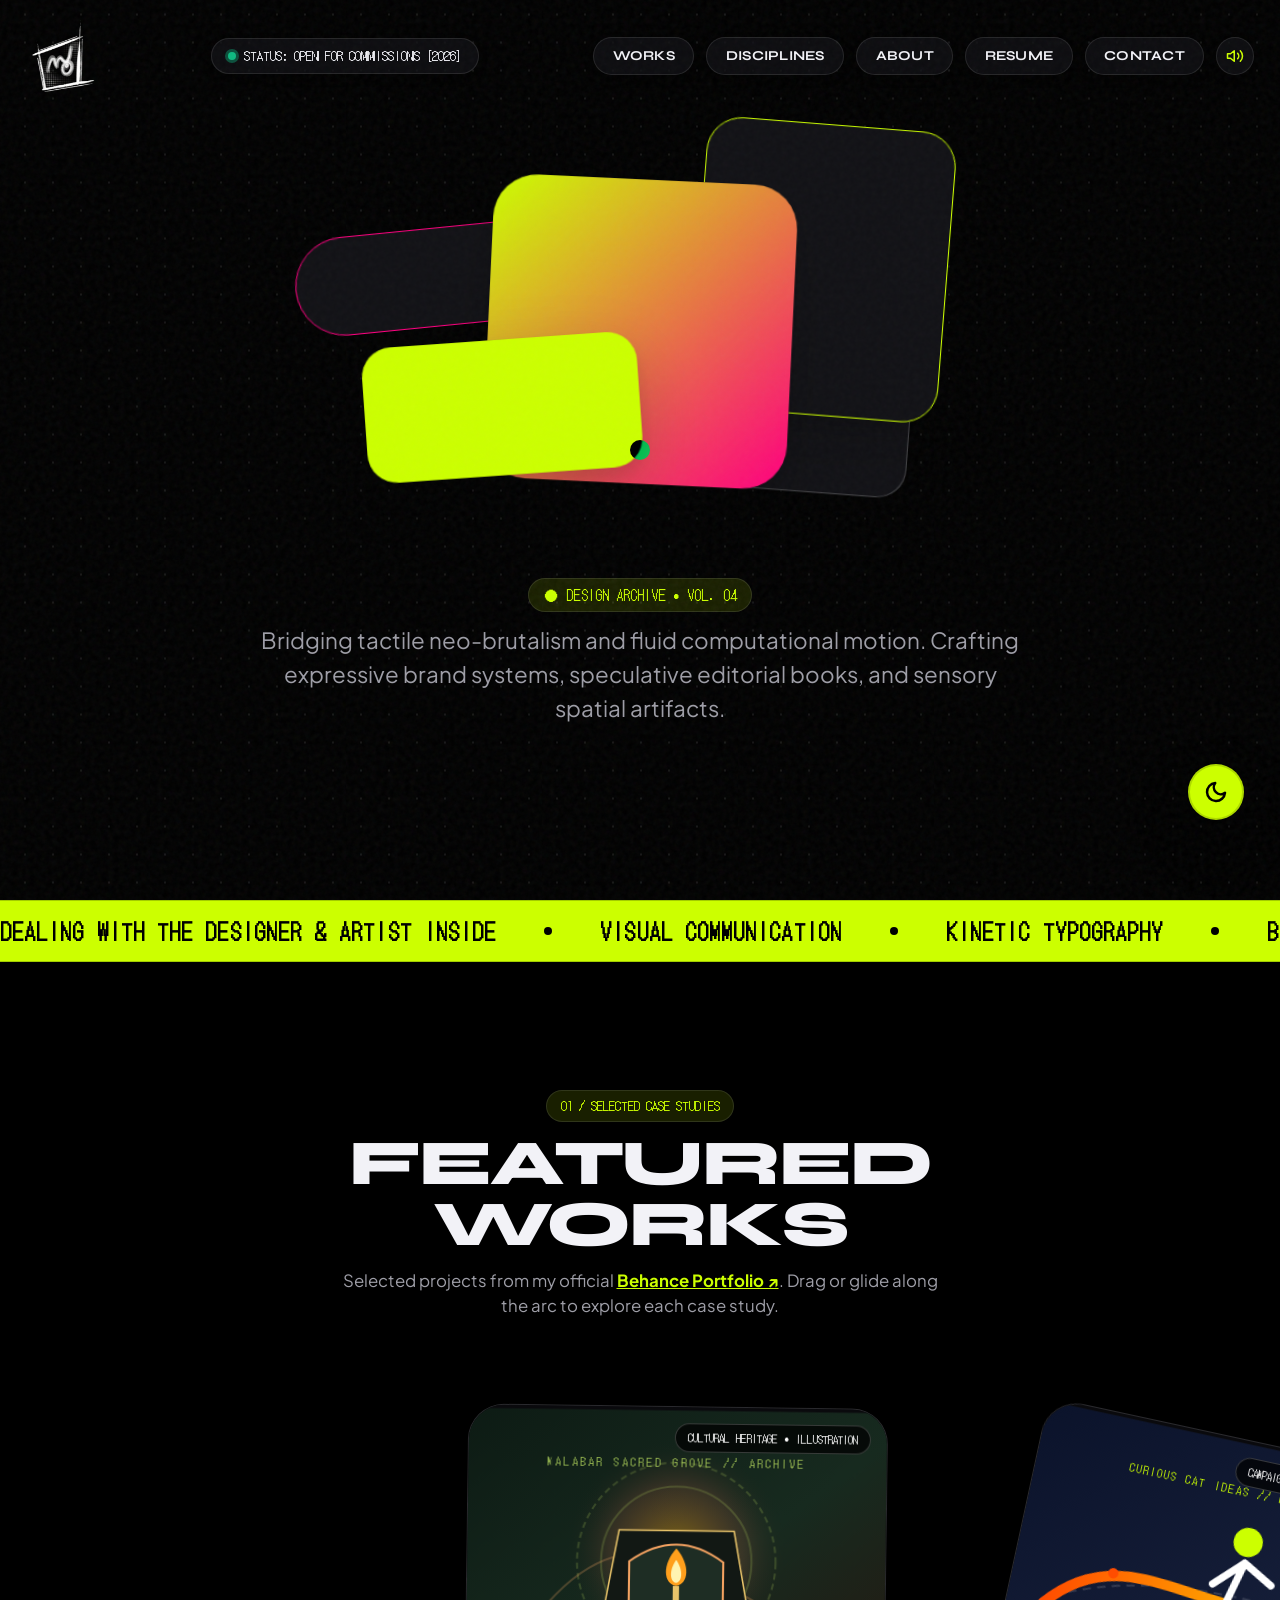
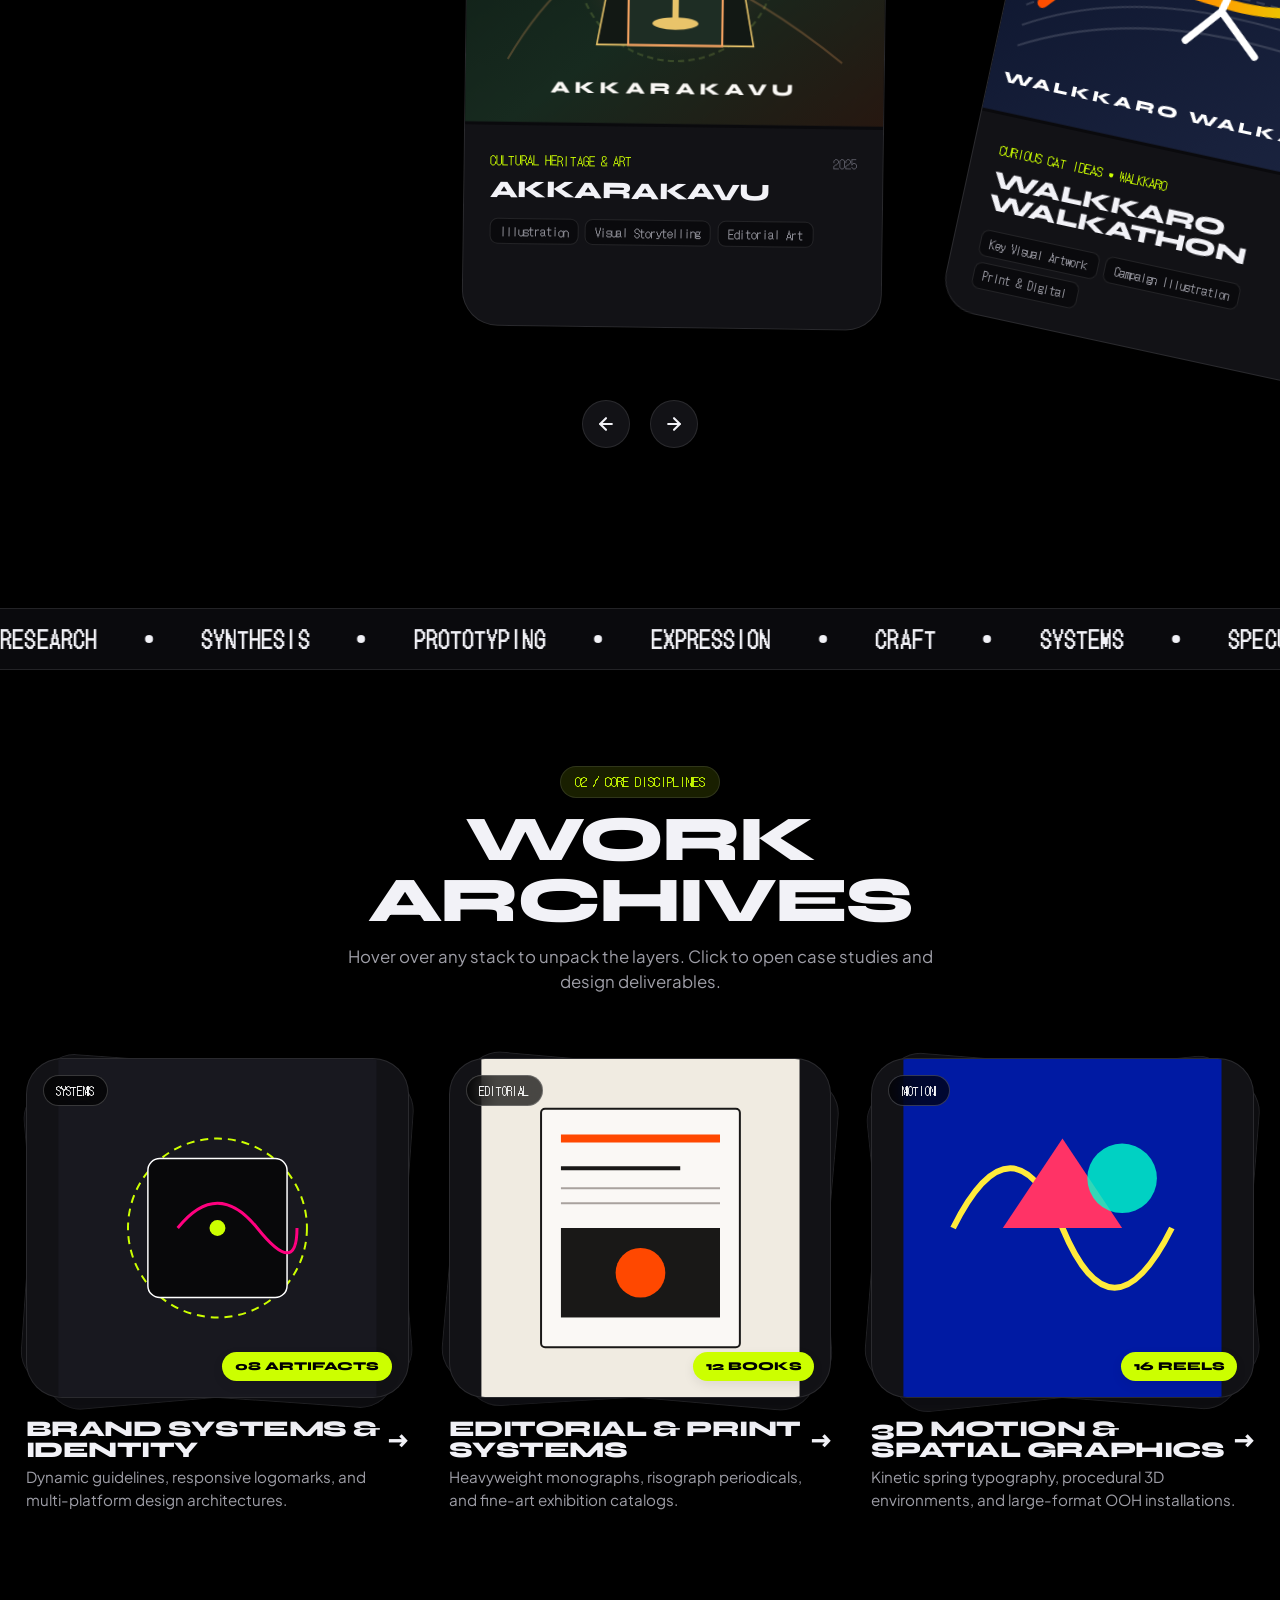
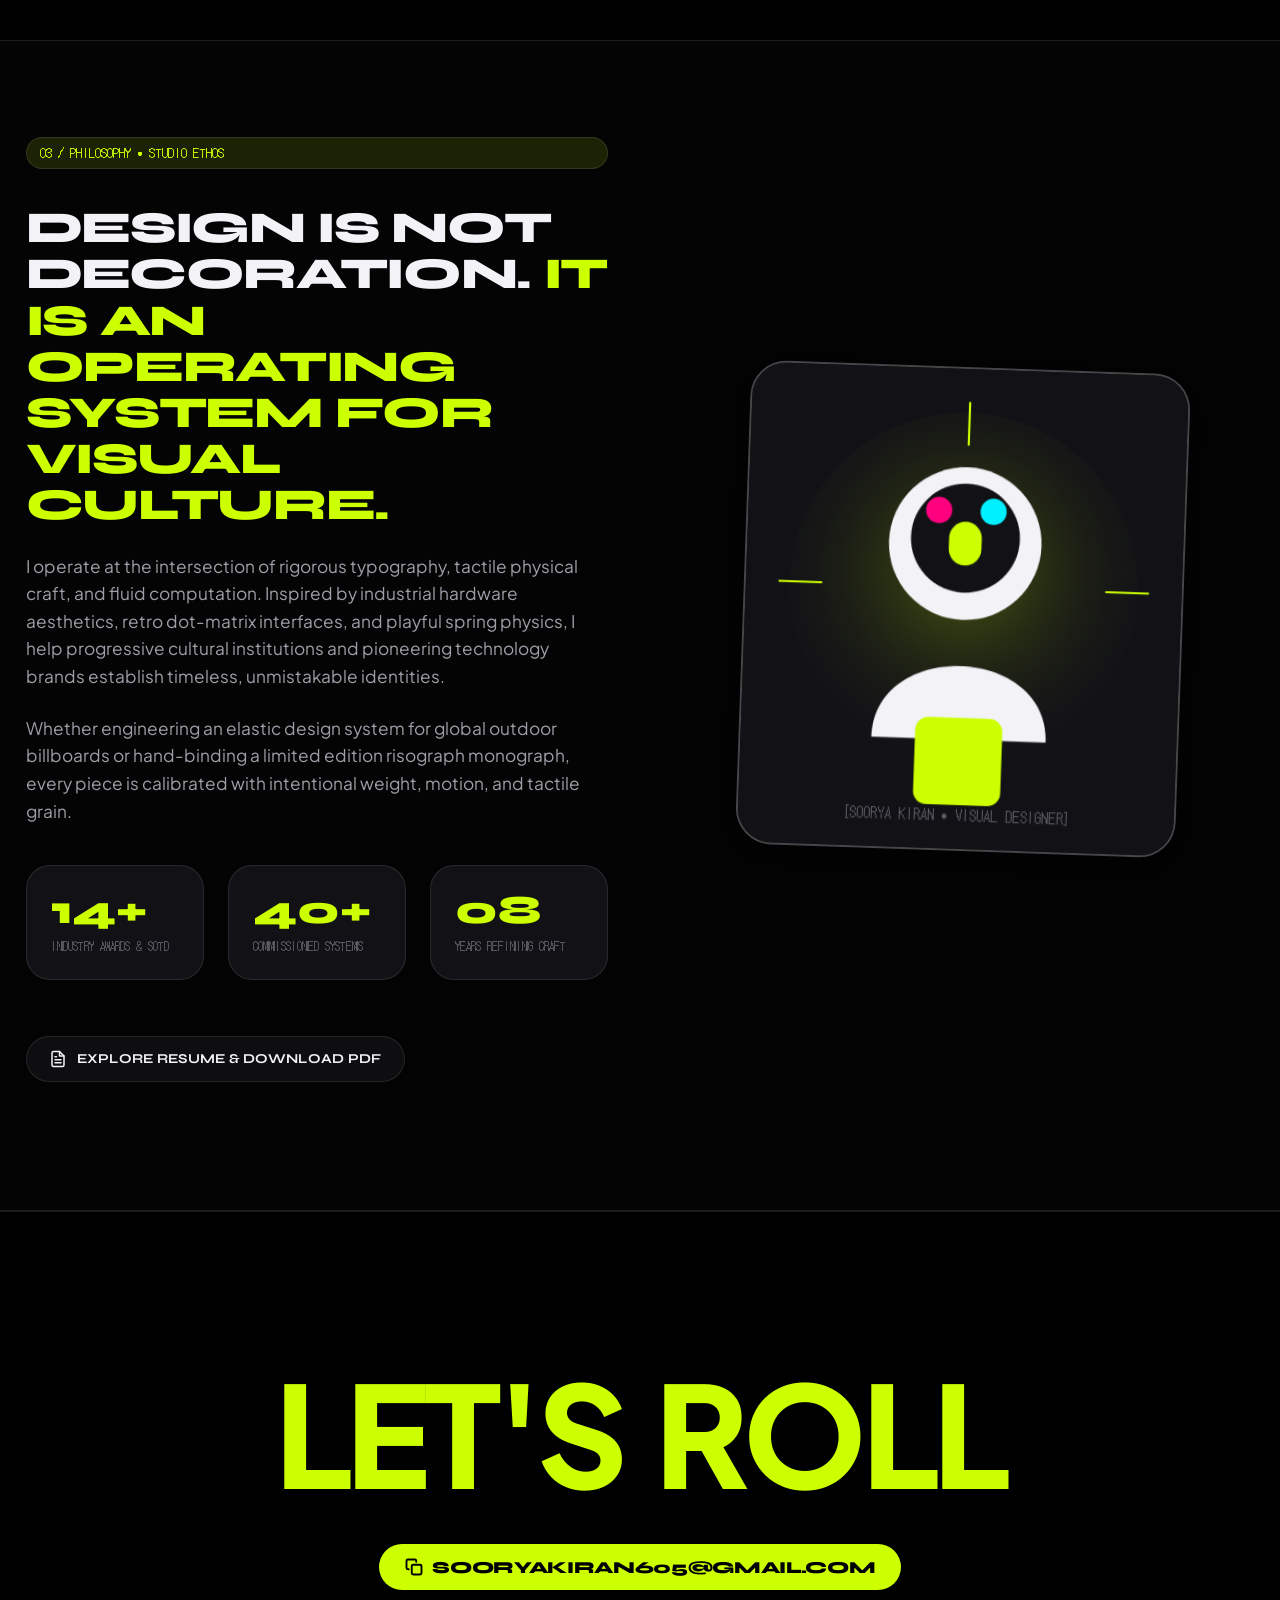
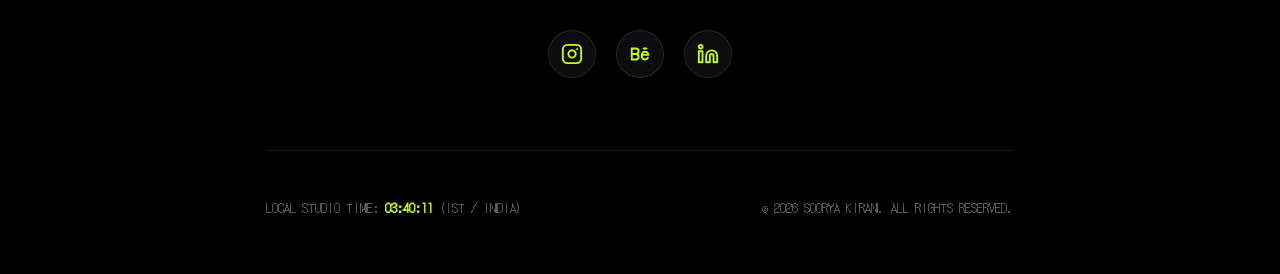
<file: index.html>
<!DOCTYPE html>
<html lang="en" data-theme="void">
<head>
  <meta charset="UTF-8">
  <meta name="viewport" content="width=device-width, initial-scale=1.0">
  <title>SOORYA KIRAN — Portfolio</title>
  <meta name="description" content="Portfolio of Soorya Kiran — brand systems, 3D motion, and tactile editorial design.">
  <meta property="og:title" content="SOORYA KIRAN — Portfolio">
  <meta property="og:description" content="Brand systems, 3D motion, and tactile editorial design by Soorya Kiran.">
  <meta property="og:type" content="website">

  <link rel="stylesheet" href="styles.css">
  <link rel="icon" type="image/png" sizes="32x32" href="favicon-32x32.png?v=2">
  <link rel="icon" type="image/png" sizes="16x16" href="favicon-16x16.png?v=2">
  <link rel="apple-touch-icon" sizes="180x180" href="apple-touch-icon.png?v=2">
  <link rel="shortcut icon" href="favicon.ico?v=2">
</head>
<body>

  <!-- Tactile Analog Noise Overlay (Rohith Manikkoth Style) -->
  <div class="noise-overlay" aria-hidden="true"></div>

  <!-- Dot Matrix Grid Canvas (Nothing OS Style) -->
  <div class="dot-grid-bg" aria-hidden="true"></div>

  <!-- Custom Spring & Magnetic Cursor -->
  <div class="custom-cursor" id="customCursor" aria-hidden="true"></div>

  <!-- ========================================================================
       TOP NAVIGATION
       ======================================================================== -->
  <header class="site-nav">
    <div class="site-nav__inner">
      <a href="#hero" class="logo-badge" aria-label="Soorya Kiran Studio Home" title="Soorya Kiran">
        <img src="logo.png" alt="Soorya Kiran Logo" class="logo-badge__mark">
      </a>

      <div class="status-pill" aria-label="Current studio availability">
        <span class="status-dot"></span>
        <span>STATUS: OPEN FOR COMMISSIONS [2026]</span>
      </div>

      <div class="nav-actions">
        <a href="#featured" class="nav-link-btn">WORKS</a>
        <a href="#disciplines" class="nav-link-btn">DISCIPLINES</a>
        <a href="#about" class="nav-link-btn">ABOUT</a>
        <a href="resume.html" class="nav-link-btn" title="View Soorya Kiran's Resume &amp; Download PDF">RESUME</a>
        <a href="#contact" class="nav-link-btn">CONTACT</a>
        <button class="sound-toggle-btn active" id="soundToggleBtn" aria-label="Toggle sound effects" title="Toggle audio feedback">
          <svg viewBox="0 0 24 24" width="18" height="18" fill="none" stroke="currentColor" stroke-width="2" stroke-linecap="round" stroke-linejoin="round">
            <polygon points="11 5 6 9 2 9 2 15 6 15 11 19 11 5"></polygon>
            <path d="M19.07 4.93a10 10 0 0 1 0 14.14M15.54 8.46a5 5 0 0 1 0 7.07"></path>
          </svg>
        </button>
      </div>
    </div>
  </header>

  <!-- ========================================================================
       HERO SECTION: 3D Parallax Shapes + Brought-Down Text
       ======================================================================== -->
  <section class="hero-section" id="hero">
    <div class="container">
      <!-- Interactive 3D Parallax & Inertia Graphical Floating Shapes Stage -->
      <div class="sticker-stage-container" id="stickerStageContainer">
        <div class="sticker-stage" id="stickerStage">
          
          <!-- Sticker 1: Center Graphic Card -->
          <div class="sticker-item sticker-1" data-depth="1.4" data-base-rot="2">
            <div class="sticker-badge" style="--hover-rot: 4deg;"></div>
          </div>

          <!-- Sticker 2: Pill Shape -->
          <div class="sticker-item sticker-2" data-depth="0.9" data-base-rot="-5">
            <div class="sticker-badge" style="--hover-rot: -8deg;"></div>
          </div>

          <!-- Sticker 3: Vertical Card -->
          <div class="sticker-item sticker-3" data-depth="1.2" data-base-rot="6">
            <div class="sticker-badge" style="--hover-rot: 10deg;"></div>
          </div>

          <!-- Sticker 4: Accent Card -->
          <div class="sticker-item sticker-4" data-depth="1.7" data-base-rot="-3">
            <div class="sticker-badge" style="--hover-rot: -6deg;"></div>
          </div>

          <!-- Sticker 5: Secondary Card -->
          <div class="sticker-item sticker-5" data-depth="1.1" data-base-rot="4">
            <div class="sticker-badge" style="--hover-rot: 7deg;"></div>
          </div>

        </div>
      </div>

      <!-- Text Brought Down Below the Floating Shapes -->
      <div class="hero-text-content">
        <div class="hero-header-top">
          <span class="hero-tagline">
            <span>●</span> DESIGN ARCHIVE &bull; VOL. 04
          </span>
        </div>

        <!-- Accessible headline for SEO -->
        <h1 class="sr-only">SOORYA KIRAN — Portfolio</h1>

        <p class="hero-subtitle">
          Bridging tactile neo-brutalism and fluid computational motion. Crafting expressive brand systems, speculative editorial books, and sensory spatial artifacts.
        </p>
      </div>
    </div>
  </section>

  <!-- ========================================================================
       ENDLESS DOT-MATRIX TICKER MARQUEE (Rohith Inspired)
       ======================================================================== -->
  <div class="marquee-ribbon" aria-hidden="true">
    <div class="marquee-track">
      <div class="marquee-content">
        <span>DEALING WITH THE DESIGNER &amp; ARTIST INSIDE</span>
        <span class="marquee-dot"></span>
        <span>VISUAL COMMUNICATION</span>
        <span class="marquee-dot"></span>
        <span>KINETIC TYPOGRAPHY</span>
        <span class="marquee-dot"></span>
        <span>BRAND SYSTEMS</span>
        <span class="marquee-dot"></span>
        <span>SPATIAL &amp; 3D MOTION</span>
        <span class="marquee-dot"></span>
        <span>RADICAL EDITORIAL</span>
        <span class="marquee-dot"></span>
        <span>TACTILE ARTIFACTS</span>
        <span class="marquee-dot"></span>
      </div>
      <div class="marquee-content">
        <span>DEALING WITH THE DESIGNER &amp; ARTIST INSIDE</span>
        <span class="marquee-dot"></span>
        <span>VISUAL COMMUNICATION</span>
        <span class="marquee-dot"></span>
        <span>KINETIC TYPOGRAPHY</span>
        <span class="marquee-dot"></span>
        <span>BRAND SYSTEMS</span>
        <span class="marquee-dot"></span>
        <span>SPATIAL &amp; 3D MOTION</span>
        <span class="marquee-dot"></span>
        <span>RADICAL EDITORIAL</span>
        <span class="marquee-dot"></span>
        <span>TACTILE ARTIFACTS</span>
        <span class="marquee-dot"></span>
      </div>
    </div>
  </div>

  <!-- ========================================================================
       FEATURED WORKS: CURVED ARC CAROUSEL (Spencer Gabor Inspired)
       ======================================================================== -->
  <section class="section-featured" id="featured">
    <div class="container">
      <div class="section-title-wrap">
        <span class="section-badge">01 / SELECTED CASE STUDIES</span>
        <h2 class="section-heading">FEATURED WORKS</h2>
        <p class="section-desc">Selected projects from my official <a href="https://www.behance.net/sooryakiran4" target="_blank" rel="noopener noreferrer" style="color: var(--accent-primary); text-decoration: underline; font-weight: 700;">Behance Portfolio &nearr;</a>. Drag or glide along the arc to explore each case study.</p>
      </div>
    </div>

    <!-- Draggable Curved Viewport -->
    <div class="curved-carousel-viewport" id="curvedCarouselViewport">
      <div class="curved-carousel-track" id="curvedCarouselTrack">

        <!-- Card 1: Akkarakavu -->
        <article class="carousel-card" data-project-id="project-01">
          <div class="card-media">
            <span class="card-media-pill">CULTURAL HERITAGE &bull; ILLUSTRATION</span>
            <!-- Generative SVG Artwork: Sacred Grove Canopy, Laterite Shrine & Ritual Lamp -->
            <svg viewBox="0 0 400 300" width="100%" height="100%">
              <defs>
                <linearGradient id="akkarakavuBg" x1="0%" y1="0%" x2="100%" y2="100%">
                  <stop offset="0%" stop-color="#0d1b14"/>
                  <stop offset="55%" stop-color="#172a1f"/>
                  <stop offset="100%" stop-color="#261710"/>
                </linearGradient>
                <radialGradient id="akkarakavuGlow" cx="50%" cy="48%" r="45%">
                  <stop offset="0%" stop-color="#ffb703" stop-opacity="0.45"/>
                  <stop offset="60%" stop-color="#e76f51" stop-opacity="0.15"/>
                  <stop offset="100%" stop-color="#0d1b14" stop-opacity="0"/>
                </radialGradient>
              </defs>
              <rect width="400" height="300" fill="url(#akkarakavuBg)"/>
              <circle cx="200" cy="140" r="120" fill="url(#akkarakavuGlow)"/>
              <!-- Sacred Grove Foliage Arches -->
              <g fill="none" stroke="rgba(167, 201, 87, 0.22)" stroke-width="2">
                <circle cx="200" cy="145" r="95" stroke-dasharray="6 4"/>
                <circle cx="200" cy="145" r="72"/>
                <path d="M 40 240 Q 115 110 200 145 T 360 240" stroke="rgba(244, 162, 97, 0.25)"/>
              </g>
              <!-- Stylised Grove Tree Silhouettes & Shrine Portal -->
              <path d="M 125 225 L 145 115 L 255 115 L 275 225 Z" fill="#121814" stroke="#e9c46a" stroke-width="1.5"/>
              <path d="M 155 225 L 155 145 Q 200 112 245 145 L 245 225 Z" fill="#1e2d24" stroke="#f4a261" stroke-width="2"/>
              <!-- Ritual Brass Flame / Nilavilakku Motif -->
              <ellipse cx="200" cy="204" rx="22" ry="6" fill="#e9c46a"/>
              <rect x="197" y="168" width="6" height="34" fill="#e9c46a"/>
              <path d="M 200 132 C 214 148, 212 166, 200 168 C 188 166, 186 148, 200 132 Z" fill="#ff9f1c"/>
              <path d="M 200 143 C 207 153, 206 164, 200 165 C 194 164, 193 153, 200 143 Z" fill="#fff3b0"/>
              <!-- Heritage Index Labels -->
              <text x="200" y="54" font-family="'DotGothic16', monospace" font-size="11" fill="#a7c957" text-anchor="middle" letter-spacing="3">
                MALABAR SACRED GROVE // ARCHIVE
              </text>
              <text x="200" y="272" font-family="'Syne', sans-serif" font-weight="900" font-size="16" fill="#faf8f5" text-anchor="middle" letter-spacing="5">
                AKKARAKAVU
              </text>
            </svg>
          </div>
          <div class="card-body">
            <div class="card-meta">
              <span class="card-client">CULTURAL HERITAGE &amp; ART</span>
              <span class="card-year">2025</span>
            </div>
            <h3 class="card-title">AKKARAKAVU</h3>
            <div class="card-tags">
              <span class="card-tag">Illustration</span>
              <span class="card-tag">Visual Storytelling</span>
              <span class="card-tag">Editorial Art</span>
            </div>
          </div>
        </article>

        <!-- Card 2: Walkkaro Walkathon -->
        <article class="carousel-card" data-project-id="project-02">
          <div class="card-media">
            <span class="card-media-pill">CAMPAIGN KEY VISUAL &bull; ILLUSTRATION</span>
            <!-- Generative SVG Artwork: Energetic Stride Arcs & Community Walkathon Motion -->
            <svg viewBox="0 0 400 300" width="100%" height="100%">
              <defs>
                <linearGradient id="walkkaroBg" x1="0%" y1="0%" x2="100%" y2="100%">
                  <stop offset="0%" stop-color="#0b132b"/>
                  <stop offset="100%" stop-color="#1c2541"/>
                </linearGradient>
                <linearGradient id="walkkaroStride" x1="0%" y1="0%" x2="100%" y2="0%">
                  <stop offset="0%" stop-color="#ff4d00"/>
                  <stop offset="50%" stop-color="#ff9e00"/>
                  <stop offset="100%" stop-color="#ccff00"/>
                </linearGradient>
              </defs>
              <rect width="400" height="300" fill="url(#walkkaroBg)"/>
              <!-- Parallel Community Track Lanes -->
              <g fill="none" stroke="rgba(255, 255, 255, 0.14)" stroke-width="2">
                <path d="M 20 215 Q 150 135 380 185"/>
                <path d="M 20 235 Q 160 155 380 205"/>
                <path d="M 20 195 Q 140 115 380 165" stroke-dasharray="8 6"/>
              </g>
              <!-- Kinetic Stride Ribbon -->
              <path d="M 35 190 C 120 85, 230 225, 365 95" fill="none" stroke="url(#walkkaroStride)" stroke-width="10" stroke-linecap="round"/>
              <!-- Geometric Runner / Walker Emblem -->
              <circle cx="215" cy="92" r="14" fill="#ccff00"/>
              <path d="M 190 138 L 216 112 L 245 128 M 216 112 L 204 162 L 176 196 M 204 162 L 244 198" fill="none" stroke="#ffffff" stroke-width="7" stroke-linecap="round" stroke-linejoin="round"/>
              <!-- Pulse Markers -->
              <circle cx="95" cy="148" r="5" fill="#ff4d00"/>
              <circle cx="310" cy="126" r="5" fill="#ccff00"/>
              <text x="200" y="50" font-family="'DotGothic16', monospace" font-size="11" fill="#ccff00" text-anchor="middle" letter-spacing="2">
                CURIOUS CAT IDEAS // CAMPAIGN KV
              </text>
              <text x="200" y="272" font-family="'Syne', sans-serif" font-weight="900" font-size="15" fill="#ffffff" text-anchor="middle" letter-spacing="3">
                WALKKARO WALKATHON
              </text>
            </svg>
          </div>
          <div class="card-body">
            <div class="card-meta">
              <span class="card-client">CURIOUS CAT IDEAS &bull; WALKKARO</span>
              <span class="card-year">2026</span>
            </div>
            <h3 class="card-title">WALKKARO WALKATHON</h3>
            <div class="card-tags">
              <span class="card-tag">Key Visual Artwork</span>
              <span class="card-tag">Campaign Illustration</span>
              <span class="card-tag">Print &amp; Digital</span>
            </div>
          </div>
        </article>

        <!-- Card 3: The Drip Codex -->
        <article class="carousel-card" data-project-id="project-03">
          <div class="card-media">
            <span class="card-media-pill">EDITORIAL &bull; RESEARCH</span>
            <!-- Generative SVG Artwork: Gen Z Streetwear Codex Grid -->
            <svg viewBox="0 0 400 300" width="100%" height="100%">
              <rect width="400" height="300" fill="#0d0d12"/>
              <g stroke="rgba(204, 255, 0, 0.2)" stroke-width="1">
                <circle cx="200" cy="150" r="100" stroke-dasharray="6 6"/>
                <line x1="40" y1="150" x2="360" y2="150"/>
                <line x1="200" y1="30" x2="200" y2="270"/>
              </g>
              <!-- Technical Garment Blueprint Silhouette -->
              <path d="M 130 90 L 165 75 L 200 95 L 235 75 L 270 90 L 290 140 L 260 145 L 255 220 L 145 220 L 140 145 L 110 140 Z" fill="#181822" stroke="#ccff00" stroke-width="2"/>
              <rect x="175" y="125" width="50" height="30" rx="4" fill="#ccff00"/>
              <text x="200" y="145" font-family="'Syne', sans-serif" font-weight="900" font-size="12" fill="#000" text-anchor="middle">
                DRIP
              </text>
              <!-- Callout Measurement Lines -->
              <line x1="270" y1="90" x2="330" y2="70" stroke="#ff4800" stroke-width="1.5"/>
              <circle cx="330" cy="70" r="3" fill="#ff4800"/>
              <text x="335" y="65" font-family="'DotGothic16', monospace" font-size="9" fill="#ff4800">
                OVERSIZED CUT // 01
              </text>
              <text x="200" y="268" font-family="'Syne', sans-serif" font-weight="900" font-size="16" fill="#f2f2f7" text-anchor="middle" letter-spacing="4">
                THE DRIP CODEX
              </text>
            </svg>
          </div>
          <div class="card-body">
            <div class="card-meta">
              <span class="card-client">YOUTH CULTURE &bull; FASHION</span>
              <span class="card-year">2025</span>
            </div>
            <h3 class="card-title">THE DRIP CODEX</h3>
            <div class="card-tags">
              <span class="card-tag">Fashion Glossary</span>
              <span class="card-tag">Illustration</span>
              <span class="card-tag">Visual Research</span>
            </div>
          </div>
        </article>

        <!-- Card 4: One Way Vision Project 2025 -->
        <article class="carousel-card" data-project-id="project-04">
          <div class="card-media">
            <span class="card-media-pill">SPATIAL GRAPHICS &bull; ARCHITECTURE</span>
            <!-- Generative SVG Artwork: Perforated One-Way Vision Glass Facade -->
            <svg viewBox="0 0 400 300" width="100%" height="100%">
              <defs>
                <linearGradient id="glassGrad" x1="0%" y1="0%" x2="100%" y2="100%">
                  <stop offset="0%" stop-color="#0a1a24"/>
                  <stop offset="100%" stop-color="#0d2e3d"/>
                </linearGradient>
                <pattern id="dotPerf" width="16" height="16" patternUnits="userSpaceOnUse">
                  <circle cx="8" cy="8" r="3" fill="rgba(0, 240, 255, 0.2)"/>
                </pattern>
              </defs>
              <rect width="400" height="300" fill="url(#glassGrad)"/>
              <rect width="400" height="300" fill="url(#dotPerf)"/>
              <!-- Architectural Mullion Grid -->
              <line x1="133" y1="0" x2="133" y2="300" stroke="rgba(255, 255, 255, 0.3)" stroke-width="3"/>
              <line x1="266" y1="0" x2="266" y2="300" stroke="rgba(255, 255, 255, 0.3)" stroke-width="3"/>
              <line x1="0" y1="150" x2="400" y2="150" stroke="rgba(255, 255, 255, 0.3)" stroke-width="2"/>
              <!-- Graphic Mural Overlay -->
              <circle cx="200" cy="150" r="70" fill="none" stroke="#00f0ff" stroke-width="4"/>
              <polygon points="200,90 250,180 150,180" fill="#ff007f" fill-opacity="0.7"/>
              <text x="200" y="270" font-family="'Syne', sans-serif" font-weight="900" font-size="14" fill="#00f0ff" text-anchor="middle" letter-spacing="3">
                ONE WAY VISION INSTALLATION
              </text>
            </svg>
          </div>
          <div class="card-body">
            <div class="card-meta">
              <span class="card-client">NIFT KANNUR CAMPUS</span>
              <span class="card-year">2025</span>
            </div>
            <h3 class="card-title">ONE WAY VISION PROJECT</h3>
            <div class="card-tags">
              <span class="card-tag">Environmental Graphics</span>
              <span class="card-tag">Large Format</span>
              <span class="card-tag">Head Illustrator</span>
            </div>
          </div>
        </article>

      </div>
    </div>

    <!-- Carousel Nav Buttons -->
    <div class="carousel-controls">
      <button class="carousel-btn" id="carouselPrevBtn" aria-label="Previous Project">
        <svg viewBox="0 0 24 24" fill="none" stroke="currentColor" stroke-width="2.5" stroke-linecap="round" stroke-linejoin="round">
          <line x1="19" y1="12" x2="5" y2="12"></line>
          <polyline points="12 19 5 12 12 5"></polyline>
        </svg>
      </button>
      <button class="carousel-btn" id="carouselNextBtn" aria-label="Next Project">
        <svg viewBox="0 0 24 24" fill="none" stroke="currentColor" stroke-width="2.5" stroke-linecap="round" stroke-linejoin="round">
          <line x1="5" y1="12" x2="19" y2="12"></line>
          <polyline points="12 5 19 12 12 19"></polyline>
        </svg>
      </button>
    </div>
  </section>

  <!-- Reverse Ticker Marquee -->
  <div class="marquee-ribbon marquee-ribbon--reverse" aria-hidden="true">
    <div class="marquee-track">
      <div class="marquee-content">
        <span>RESEARCH</span>
        <span class="marquee-dot"></span>
        <span>SYNTHESIS</span>
        <span class="marquee-dot"></span>
        <span>PROTOTYPING</span>
        <span class="marquee-dot"></span>
        <span>EXPRESSION</span>
        <span class="marquee-dot"></span>
        <span>CRAFT</span>
        <span class="marquee-dot"></span>
        <span>SYSTEMS</span>
        <span class="marquee-dot"></span>
        <span>SPECULATIVE VISUALS</span>
        <span class="marquee-dot"></span>
      </div>
      <div class="marquee-content">
        <span>RESEARCH</span>
        <span class="marquee-dot"></span>
        <span>SYNTHESIS</span>
        <span class="marquee-dot"></span>
        <span>PROTOTYPING</span>
        <span class="marquee-dot"></span>
        <span>EXPRESSION</span>
        <span class="marquee-dot"></span>
        <span>CRAFT</span>
        <span class="marquee-dot"></span>
        <span>SYSTEMS</span>
        <span class="marquee-dot"></span>
        <span>SPECULATIVE VISUALS</span>
        <span class="marquee-dot"></span>
      </div>
    </div>
  </div>

  <!-- ========================================================================
       DISCIPLINES GRID: STACKED CARD DECKS (Spencer Gabor Stack Effect)
       ======================================================================== -->
  <section class="section-grid" id="disciplines">
    <div class="container">
      <div class="section-title-wrap">
        <span class="section-badge">02 / CORE DISCIPLINES</span>
        <h2 class="section-heading">WORK ARCHIVES</h2>
        <p class="section-desc">Hover over any stack to unpack the layers. Click to open case studies and design deliverables.</p>
      </div>

      <div class="decks-grid">

        <!-- Deck 1: Brand Systems & Visual Identity -->
        <div class="deck-container" data-project-id="project-01">
          <div class="card-deck">
            <div class="card-deck__layer card-deck__layer--back" style="--rot-back: -5deg;"></div>
            <div class="card-deck__layer card-deck__layer--mid" style="--rot-mid: 4deg;"></div>
            <div class="card-deck__layer card-deck__layer--front">
              <span class="deck-badge">SYSTEMS</span>
              <span class="deck-count">08 ARTIFACTS</span>
              <div class="deck-media">
                <svg viewBox="0 0 320 340" width="100%" height="100%">
                  <rect width="320" height="340" fill="#18181f"/>
                  <circle cx="160" cy="170" r="90" stroke="#ccff00" stroke-width="2" stroke-dasharray="8 6" fill="none"/>
                  <rect x="90" y="100" width="140" height="140" rx="12" fill="#08080a" stroke="#ffffff" stroke-width="1.5"/>
                  <path d="M120 170 Q 160 120, 200 170 T 240 170" stroke="#ff007f" stroke-width="3" fill="none"/>
                  <circle cx="160" cy="170" r="8" fill="#ccff00"/>
                </svg>
              </div>
            </div>
          </div>
          <div class="deck-info">
            <h3 class="deck-title">Brand Systems &amp; Identity <span class="deck-title-arrow">&rarr;</span></h3>
            <p class="deck-desc">Dynamic guidelines, responsive logomarks, and multi-platform design architectures.</p>
          </div>
        </div>

        <!-- Deck 2: Editorial & Publication Design -->
        <div class="deck-container" data-project-id="project-02">
          <div class="card-deck">
            <div class="card-deck__layer card-deck__layer--back" style="--rot-back: -3.5deg;"></div>
            <div class="card-deck__layer card-deck__layer--mid" style="--rot-mid: 5deg;"></div>
            <div class="card-deck__layer card-deck__layer--front">
              <span class="deck-badge">EDITORIAL</span>
              <span class="deck-count">12 BOOKS</span>
              <div class="deck-media">
                <svg viewBox="0 0 320 340" width="100%" height="100%">
                  <rect width="320" height="340" fill="#f0ebe1"/>
                  <rect x="60" y="50" width="200" height="240" rx="4" fill="#faf8f5" stroke="#191817" stroke-width="2"/>
                  <line x1="80" y1="80" x2="240" y2="80" stroke="#ff4800" stroke-width="8"/>
                  <line x1="80" y1="110" x2="200" y2="110" stroke="#191817" stroke-width="4"/>
                  <line x1="80" y1="130" x2="240" y2="130" stroke="#a8a29e" stroke-width="2"/>
                  <line x1="80" y1="145" x2="240" y2="145" stroke="#a8a29e" stroke-width="2"/>
                  <rect x="80" y="170" width="160" height="90" fill="#191817"/>
                  <circle cx="160" cy="215" r="25" fill="#ff4800"/>
                </svg>
              </div>
            </div>
          </div>
          <div class="deck-info">
            <h3 class="deck-title">Editorial &amp; Print Systems <span class="deck-title-arrow">&rarr;</span></h3>
            <p class="deck-desc">Heavyweight monographs, risograph periodicals, and fine-art exhibition catalogs.</p>
          </div>
        </div>

        <!-- Deck 3: 3D Motion & Spatial Visuals -->
        <div class="deck-container" data-project-id="project-03">
          <div class="card-deck">
            <div class="card-deck__layer card-deck__layer--back" style="--rot-back: -6deg;"></div>
            <div class="card-deck__layer card-deck__layer--mid" style="--rot-mid: 4.5deg;"></div>
            <div class="card-deck__layer card-deck__layer--front">
              <span class="deck-badge">MOTION</span>
              <span class="deck-count">16 REELS</span>
              <div class="deck-media">
                <svg viewBox="0 0 320 340" width="100%" height="100%">
                  <rect width="320" height="340" fill="#001aa3"/>
                  <path d="M 50 170 Q 110 50, 160 170 T 270 170" fill="none" stroke="#ffeb3b" stroke-width="6"/>
                  <polygon points="160,80 220,170 100,170" fill="#ff3366"/>
                  <circle cx="220" cy="120" r="35" fill="#00ffcc" fill-opacity="0.8"/>
                </svg>
              </div>
            </div>
          </div>
          <div class="deck-info">
            <h3 class="deck-title">3D Motion &amp; Spatial Graphics <span class="deck-title-arrow">&rarr;</span></h3>
            <p class="deck-desc">Kinetic spring typography, procedural 3D environments, and large-format OOH installations.</p>
          </div>
        </div>

      </div>
    </div>
  </section>

  <!-- ========================================================================
       ABOUT & PHILOSOPHY SECTION (Tactile Studio Ethos)
       ======================================================================== -->
  <section class="section-about" id="about">
    <div class="container">
      <div class="about-grid">
        <div class="about-text-col">
          <span class="section-badge">03 / PHILOSOPHY &bull; STUDIO ETHOS</span>
          <h2 class="about-lead">
            DESIGN IS NOT DECORATION. <span>IT IS AN OPERATING SYSTEM FOR VISUAL CULTURE.</span>
          </h2>
          <p class="about-body-p">
            I operate at the intersection of rigorous typography, tactile physical craft, and fluid computation. Inspired by industrial hardware aesthetics, retro dot-matrix interfaces, and playful spring physics, I help progressive cultural institutions and pioneering technology brands establish timeless, unmistakable identities.
          </p>
          <p class="about-body-p">
            Whether engineering an elastic design system for global outdoor billboards or hand-binding a limited edition risograph monograph, every piece is calibrated with intentional weight, motion, and tactile grain.
          </p>

          <div class="stats-cluster">
            <div class="stat-card">
              <span class="stat-number">14+</span>
              <span class="stat-label">INDUSTRY AWARDS &amp; SOTD</span>
            </div>
            <div class="stat-card">
              <span class="stat-number">40+</span>
              <span class="stat-label">COMMISSIONED SYSTEMS</span>
            </div>
            <div class="stat-card">
              <span class="stat-number">08</span>
              <span class="stat-label">YEARS REFINING CRAFT</span>
            </div>
          </div>

          <div style="margin-top: 2rem;">
            <a href="resume.html" class="nav-link-btn" style="display: inline-flex; align-items: center; gap: 0.6rem; padding: 0.75rem 1.4rem;">
              <svg viewBox="0 0 24 24" width="18" height="18" fill="none" stroke="currentColor" stroke-width="2" stroke-linecap="round" stroke-linejoin="round">
                <path d="M14 2H6a2 2 0 0 0-2 2v16a2 2 0 0 0 2 2h12a2 2 0 0 0 2-2V8z"></path>
                <polyline points="14 2 14 8 20 8"></polyline>
                <line x1="16" y1="13" x2="8" y2="13"></line>
                <line x1="16" y1="17" x2="8" y2="17"></line>
                <polyline points="10 9 9 9 8 9"></polyline>
              </svg>
              <span>EXPLORE RESUME &amp; DOWNLOAD PDF</span>
            </a>
          </div>
        </div>

        <div class="about-visual-col">
          <div class="avatar-frame">
            <!-- Stylized Art Direction Portrait Vector Graphic -->
            <svg viewBox="0 0 400 440" width="100%" height="100%">
              <rect width="400" height="440" fill="var(--bg-card)"/>
              <defs>
                <radialGradient id="portraitGrad" cx="50%" cy="45%" r="60%">
                  <stop offset="0%" stop-color="var(--accent-primary)" stop-opacity="0.3"/>
                  <stop offset="100%" stop-color="var(--bg-card)" stop-opacity="0"/>
                </radialGradient>
              </defs>
              <circle cx="200" cy="200" r="160" fill="url(#portraitGrad)"/>
              <!-- Abstract Bauhaus / Minimal Character Profile -->
              <circle cx="200" cy="160" r="70" fill="var(--text-primary)"/>
              <circle cx="200" cy="155" r="50" fill="var(--bg-card)"/>
              <rect x="185" y="140" width="30" height="40" rx="15" fill="var(--accent-primary)"/>
              <circle cx="175" cy="130" r="12" fill="var(--accent-secondary)"/>
              <circle cx="225" cy="130" r="12" fill="var(--accent-tertiary)"/>
              <path d="M 120 340 C 120 250, 280 250, 280 340 Z" fill="var(--text-primary)"/>
              <rect x="160" y="320" width="80" height="80" rx="12" fill="var(--accent-primary)"/>
              <!-- Crosshair & Technical HUD Marks -->
              <line x1="30" y1="200" x2="70" y2="200" stroke="var(--accent-primary)" stroke-width="2"/>
              <line x1="330" y1="200" x2="370" y2="200" stroke="var(--accent-primary)" stroke-width="2"/>
              <line x1="200" y1="30" x2="200" y2="70" stroke="var(--accent-primary)" stroke-width="2"/>
              <text x="200" y="415" font-family="'DotGothic16', monospace" font-size="13" fill="var(--text-muted)" text-anchor="middle">
                [SOORYA KIRAN &bull; VISUAL DESIGNER]
              </text>
            </svg>
          </div>
        </div>
      </div>
    </div>
  </section>

  <!-- ========================================================================
       GIANT KINETIC FOOTER (Spencer Gabor ScaleY Kinetic Typography)
       ======================================================================== -->
  <footer class="site-footer" id="contact">
    <div class="footer-kinetic-title-wrap">
      <div class="footer-kinetic-title" id="footerKineticTitle" aria-label="LET'S ROLL">
        <span class="footer-word footer-word-lets">
          <span class="footer-word-inner">LET'S</span>
        </span>
        <span class="footer-word footer-word-roll">
          <span class="footer-word-inner">ROLL</span>
        </span>
      </div>
    </div>

    <div class="container footer-content">
      <!-- Interactive Copy Email Pill -->
      <button class="footer-copy-email-pill" id="footerEmailBtn" data-email="sooryakiran605@gmail.com" title="Click to copy email address">
        <svg viewBox="0 0 24 24" fill="none" stroke="currentColor" stroke-width="2.5" stroke-linecap="round" stroke-linejoin="round">
          <rect x="9" y="9" width="13" height="13" rx="2" ry="2"></rect>
          <path d="M5 15H4a2 2 0 0 1-2-2V4a2 2 0 0 1 2-2h9a2 2 0 0 1 2 2v1"></path>
        </svg>
        <span>SOORYAKIRAN605@GMAIL.COM</span>
        <span class="copy-toast" id="copyToast">COPIED TO CLIPBOARD!</span>
      </button>

      <!-- Kinetic Spring Links (Social App Logos) -->
      <ul class="footer-links-list">
        <li>
          <a href="https://www.instagram.com/su6yaaa?psln=b3o4cnlhNW5reWl0&utm_source=qr" target="_blank" rel="noopener noreferrer" aria-label="Instagram" title="Instagram (@su6yaaa)">
            <svg viewBox="0 0 24 24" width="22" height="22" fill="none" stroke="currentColor" stroke-width="2" stroke-linecap="round" stroke-linejoin="round">
              <rect x="2" y="2" width="20" height="20" rx="5" ry="5"></rect>
              <path d="M16 11.37A4 4 0 1 1 12.63 8 4 4 0 0 1 16 11.37z"></path>
              <line x1="17.5" y1="6.5" x2="17.51" y2="6.5"></line>
            </svg>
          </a>
        </li>
        <li>
          <a href="https://www.behance.net/sooryakiran4" target="_blank" rel="noopener noreferrer" aria-label="Behance" title="Behance (@sooryakiran4)">
            <svg viewBox="0 0 24 24" width="22" height="22" fill="none" stroke="currentColor" stroke-width="2" stroke-linecap="round" stroke-linejoin="round">
              <path d="M3 18v-12h4.5a3 3 0 0 1 0 6a3 3 0 0 1 0 6h-4.5"></path>
              <path d="M3 12h4.5"></path>
              <path d="M14 13h7a3.5 3.5 0 0 0 -7 0v2a3.5 3.5 0 0 0 6.64 1"></path>
              <path d="M16 6l3 0"></path>
            </svg>
          </a>
        </li>
        <li>
          <a href="https://www.linkedin.com/in/soorya-kiran-b377363bb?trk=contact-info" target="_blank" rel="noopener noreferrer" aria-label="LinkedIn" title="LinkedIn (Soorya Kiran)">
            <svg viewBox="0 0 24 24" width="22" height="22" fill="none" stroke="currentColor" stroke-width="2" stroke-linecap="round" stroke-linejoin="round">
              <path d="M16 8a6 6 0 0 1 6 6v7h-4v-7a2 2 0 0 0-2-2 2 2 0 0 0-2 2v7h-4v-7a6 6 0 0 1 6-6z"></path>
              <rect x="2" y="9" width="4" height="12"></rect>
              <circle cx="4" cy="4" r="2"></circle>
            </svg>
          </a>
        </li>
      </ul>

      <!-- Studio Clock & Meta -->
      <div class="footer-bottom-bar">
        <div class="footer-time-clock">
          <span>LOCAL STUDIO TIME:</span>
          <span id="liveClock" style="color: var(--accent-primary); font-weight: 700;">12:00:00</span>
          <span>(IST / INDIA)</span>
        </div>
        <div>
          <span>&copy; 2026 SOORYA KIRAN. ALL RIGHTS RESERVED.</span>
        </div>
      </div>
    </div>
  </footer>

  <!-- ========================================================================
       INTERACTIVE RADIAL THEME SWITCHER (Spencer Gabor Polar Fan-Out)
       ======================================================================== -->
  <div class="radial-palette-widget" id="radialPaletteWidget">
    <div class="palette-tooltip">REPAINT PALETTE</div>
    
    <button class="radial-toggle-btn" id="radialToggleBtn" aria-label="Change website color theme" title="Repaint Portfolio">
      <!-- Sun Icon (Active in White & Orange "Cream" Theme) -->
      <svg class="theme-icon theme-icon-sun" viewBox="0 0 24 24" fill="none" stroke="currentColor" stroke-width="2.5" stroke-linecap="round" stroke-linejoin="round">
        <circle cx="12" cy="12" r="4.5"></circle>
        <line x1="12" y1="2" x2="12" y2="4.5"></line>
        <line x1="12" y1="19.5" x2="12" y2="22"></line>
        <line x1="4.93" y1="4.93" x2="6.7" y2="6.7"></line>
        <line x1="17.3" y1="17.3" x2="19.07" y2="19.07"></line>
        <line x1="2" y1="12" x2="4.5" y2="12"></line>
        <line x1="19.5" y1="12" x2="22" y2="12"></line>
        <line x1="4.93" y1="19.07" x2="6.7" y2="17.3"></line>
        <line x1="17.3" y1="6.7" x2="19.07" y2="4.93"></line>
      </svg>

      <!-- Moon Icon (Active in Dark "Void" and "Solar" Themes) -->
      <svg class="theme-icon theme-icon-moon" viewBox="0 0 24 24" fill="none" stroke="currentColor" stroke-width="2.5" stroke-linecap="round" stroke-linejoin="round">
        <path d="M21 12.79A9 9 0 1 1 11.21 3 7 7 0 0 0 21 12.79z"></path>
      </svg>
    </button>

    <!-- Polar Fan-Out Swatches -->
    <div class="palette-swatches-ring">
      <!-- Theme 1: Void & Acid (Rohith) -->
      <button class="swatch-btn" data-set-theme="void" style="--idx: 0; background: #ccff00; color: #000;" title="Void & Acid (Dark Neon)">
        01
      </button>
      <!-- Theme 2: Editorial Cream (Spencer) -->
      <button class="swatch-btn" data-set-theme="cream" style="--idx: 1; background: #ff4800; color: #fff;" title="Editorial Cream & Vermilion">
        02
      </button>
      <!-- Theme 3: Solar Amber -->
      <button class="swatch-btn" data-set-theme="solar" style="--idx: 2; background: #ff9900; color: #000;" title="Solar Amber & Espresso">
        03
      </button>
    </div>
  </div>

  <!-- ========================================================================
       CASE STUDY DETAIL MODAL (Deep Dive on Click)
       ======================================================================== -->
  <div class="case-modal-backdrop" id="caseModalBackdrop" role="dialog" aria-modal="true" aria-hidden="true">
    <div class="case-modal-card">
      <button class="modal-close-btn" id="modalCloseBtn" aria-label="Close Case Study" title="Close [ESC]">
        <svg viewBox="0 0 24 24" width="20" height="20" fill="none" stroke="currentColor" stroke-width="2.5" stroke-linecap="round" stroke-linejoin="round">
          <line x1="18" y1="6" x2="6" y2="18"></line>
          <line x1="6" y1="6" x2="18" y2="18"></line>
        </svg>
      </button>

      <div class="modal-hero-media">
        <!-- Dynamic Hero Vector Canvas -->
        <svg viewBox="0 0 800 400" width="100%" height="100%">
          <rect width="800" height="400" fill="var(--bg-secondary)"/>
          <circle cx="400" cy="200" r="140" stroke="var(--accent-primary)" stroke-width="3" stroke-dasharray="12 8" fill="none"/>
          <polygon points="400,90 490,260 310,260" fill="var(--accent-primary)" fill-opacity="0.2" stroke="var(--accent-primary)" stroke-width="2"/>
          <circle cx="400" cy="200" r="18" fill="var(--accent-secondary)"/>
        </svg>
      </div>

      <div class="modal-body">
        <div class="modal-meta-row">
          <div class="modal-meta-item">
            <span class="modal-meta-label">CLIENT / INSTITUTION</span>
            <span class="modal-meta-val" id="modalClient">AURA Soundworks</span>
          </div>
          <div class="modal-meta-item">
            <span class="modal-meta-label">DISCIPLINE</span>
            <span class="modal-meta-val" id="modalCategory">Identity &amp; Spatial Sound</span>
          </div>
          <div class="modal-meta-item">
            <span class="modal-meta-label">TIMELINE</span>
            <span class="modal-meta-val" id="modalYear">2025 - 2026</span>
          </div>
          <div class="modal-meta-item">
            <span class="modal-meta-label">MY ROLE</span>
            <span class="modal-meta-val" id="modalRole">Creative Direction &bull; Identity</span>
          </div>
        </div>

        <div>
          <h2 class="modal-section-title" id="modalTitle">Aura Synthesis</h2>
          <p class="modal-paragraph" id="modalSummary">
            A comprehensive sensory identity system designed for next-generation spatial acoustic hardware.
          </p>
        </div>

        <div>
          <h3 class="modal-section-title" style="font-size: 1.15rem;">THE CHALLENGE</h3>
          <p class="modal-paragraph" id="modalChallenge">
            Acoustic hardware is traditionally presented with cold industrial minimalism.
          </p>
        </div>

        <div>
          <h3 class="modal-section-title" style="font-size: 1.15rem;">THE SOLUTION &bull; CONCEPT</h3>
          <p class="modal-paragraph" id="modalSolution">
            We engineered an adaptive generative typeface based on acoustic resonance frequencies.
          </p>
        </div>

        <div>
          <h3 class="modal-section-title" style="font-size: 1.15rem;">COLOR PALETTE MATRIX</h3>
          <div class="modal-swatches-grid" id="modalSwatches"></div>
        </div>

        <div>
          <h3 class="modal-section-title" style="font-size: 1.15rem;">DELIVERABLES</h3>
          <ul id="modalDeliverables" style="list-style: none; font-family: var(--font-mono); font-size: 0.92rem; color: var(--text-secondary);"></ul>
        </div>

        <div style="margin-top: 2rem; padding-top: 1.5rem; border-top: 1px solid var(--border-color); display: flex; justify-content: flex-start;">
          <a id="modalBehanceBtn" href="https://www.behance.net/sooryakiran4" target="_blank" rel="noopener noreferrer" class="nav-link-btn" style="background: var(--accent-primary); color: #000; font-weight: 800; display: inline-flex; align-items: center; gap: 0.5rem; text-decoration: none;">
            <span>VIEW ON BEHANCE &nearr;</span>
          </a>
        </div>
      </div>
    </div>
  </div>

  <!-- JavaScript Engine -->
  <script src="app.js"></script>
</body>
</html>
</file>
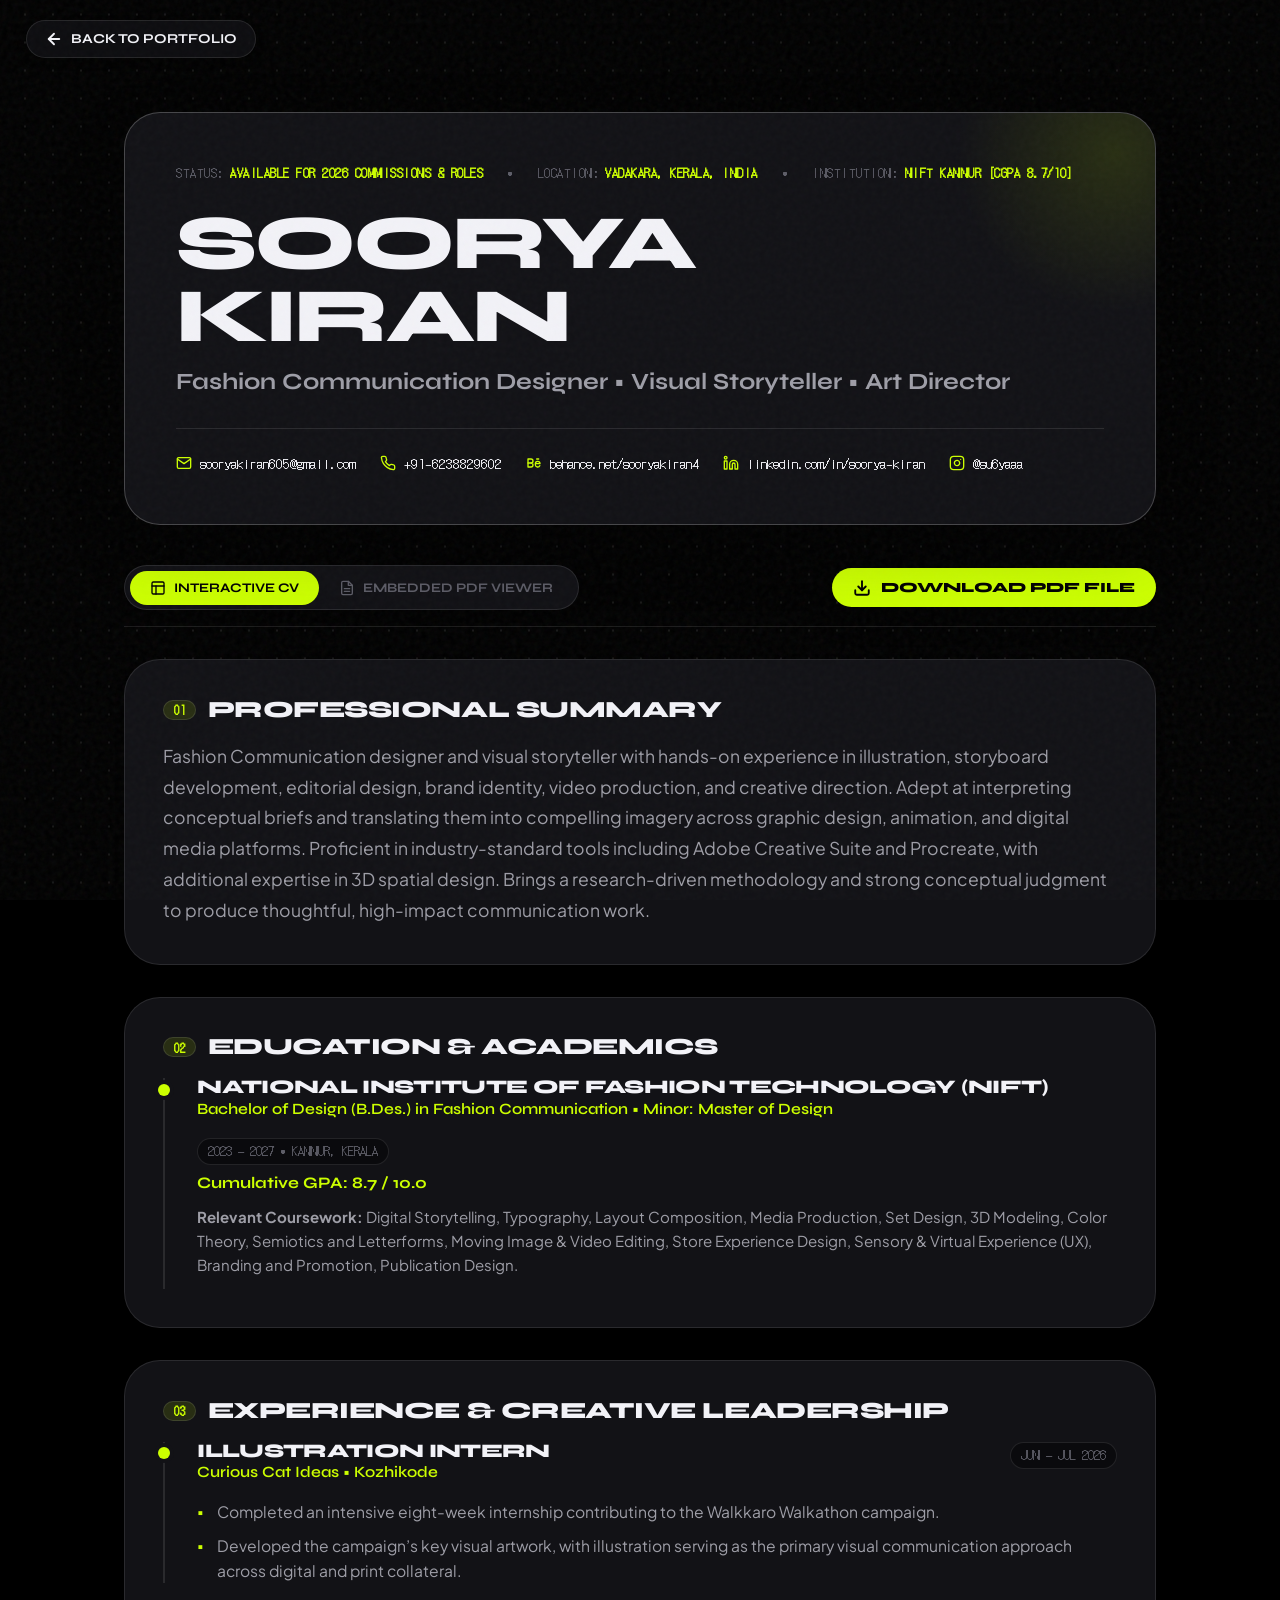
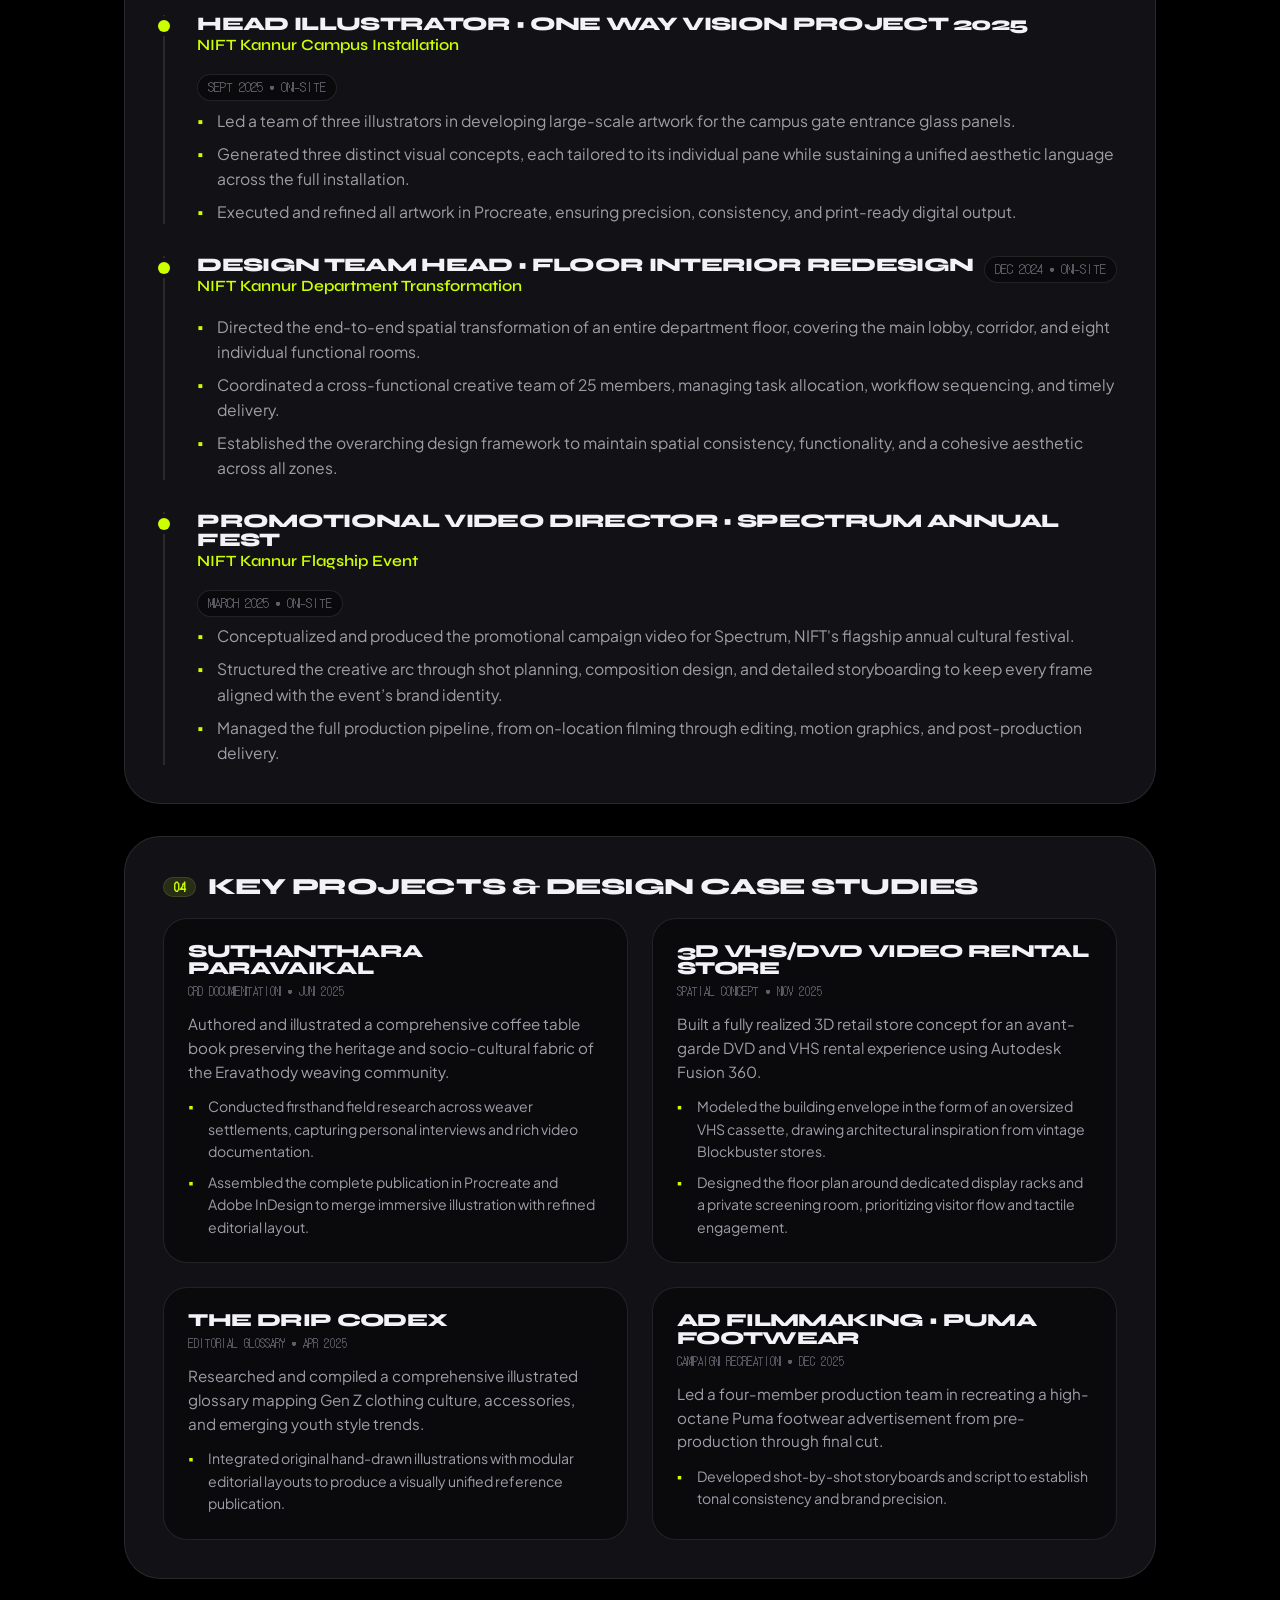
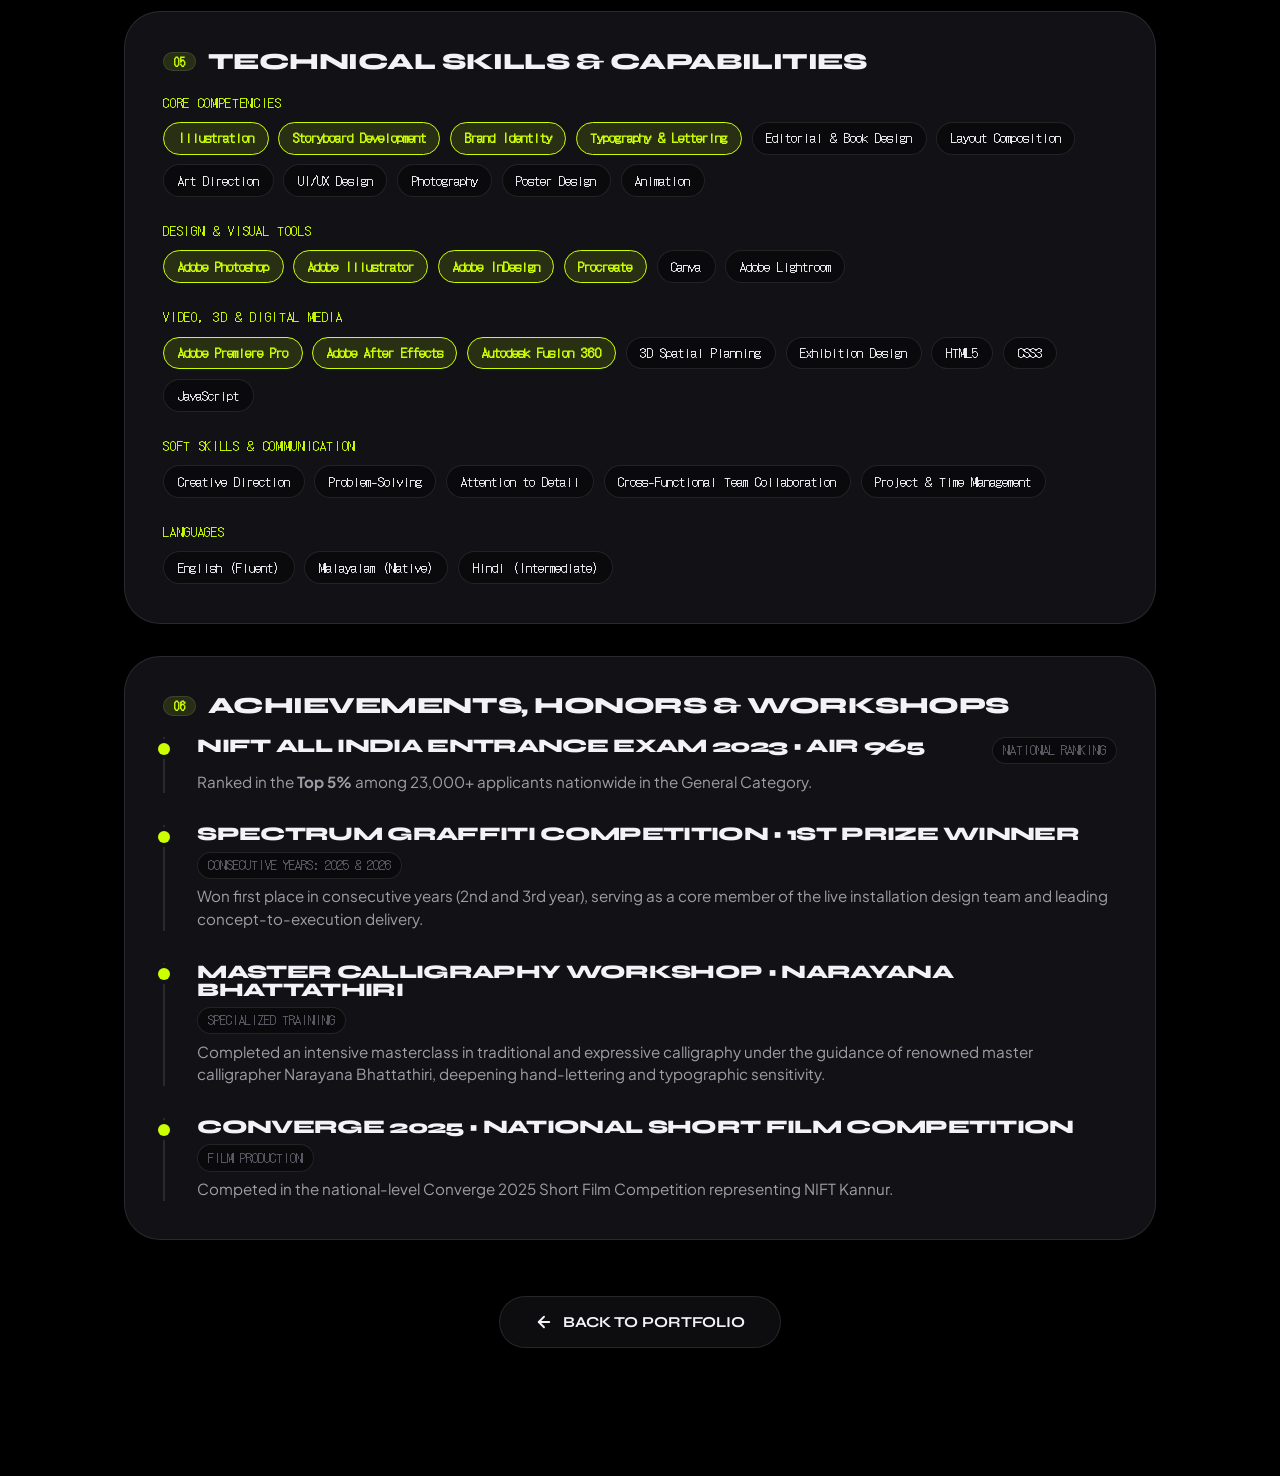
<file: resume.html>
<!DOCTYPE html>
<html lang="en" data-theme="void">
<head>
  <meta charset="UTF-8">
  <meta name="viewport" content="width=device-width, initial-scale=1.0">
  <title>Resume &bull; SOORYA KIRAN &bull; Fashion Communication &amp; Visual Storyteller</title>
  <meta name="description" content="Official Curriculum Vitae of Soorya Kiran. Fashion Communication designer, visual storyteller, and art director. NIFT Kannur.">

  <!-- Core Stylesheet -->
  <link rel="stylesheet" href="styles.css">
  <link rel="icon" type="image/png" sizes="32x32" href="favicon-32x32.png?v=2">
  <link rel="icon" type="image/png" sizes="16x16" href="favicon-16x16.png?v=2">
  <link rel="apple-touch-icon" sizes="180x180" href="apple-touch-icon.png?v=2">
  <link rel="shortcut icon" href="favicon.ico?v=2">

  <!-- Scoped Resume Page Styles -->
  <style>
    /* Noise and Background */
    body {
      background-color: var(--bg-primary);
      color: var(--text-primary);
      min-height: 100vh;
      overflow-x: hidden;
    }

    /* Resume Shell Container */
    .resume-shell {
      max-width: 1080px;
      margin: 0 auto;
      padding: 7rem 1.5rem 6rem;
      position: relative;
      z-index: 2;
    }

    /* Sticky Sub-Header Actions Bar */
    .resume-nav-bar {
      position: fixed;
      top: 1.25rem;
      left: 0;
      width: 100%;
      z-index: 100;
      pointer-events: none;
    }
    .resume-nav-inner {
      max-width: var(--container-max);
      margin: 0 auto;
      padding: 0 var(--space-unit);
      display: flex;
      justify-content: space-between;
      align-items: center;
    }
    .resume-nav-left, .resume-nav-right {
      display: flex;
      align-items: center;
      gap: 0.75rem;
      pointer-events: auto;
    }

    .back-btn {
      display: inline-flex;
      align-items: center;
      gap: 0.5rem;
      padding: 0.5rem 1.15rem;
      background: var(--glass-bg);
      backdrop-filter: blur(14px);
      -webkit-backdrop-filter: blur(14px);
      border: 1px solid var(--border-color);
      border-radius: var(--radius-full);
      font-family: var(--font-headline);
      font-weight: 700;
      font-size: 0.85rem;
      color: var(--text-primary);
      transition: transform 0.4s var(--ease-out-elastic), background-color 0.25s ease, border-color 0.25s ease;
      box-shadow: var(--shadow-sm);
    }
    .back-btn:hover {
      transform: translateY(-2px) scale(1.04);
      background-color: var(--accent-primary);
      color: #000;
      border-color: var(--accent-primary);
    }

    .download-pdf-btn {
      display: inline-flex;
      align-items: center;
      gap: 0.6rem;
      padding: 0.55rem 1.35rem;
      background-color: var(--accent-primary);
      color: #000000;
      border-radius: var(--radius-full);
      font-family: var(--font-headline);
      font-weight: 800;
      font-size: 0.88rem;
      letter-spacing: -0.01em;
      box-shadow: var(--shadow-md);
      transition: transform 0.5s var(--ease-elastic), box-shadow 0.3s ease;
      text-decoration: none;
      cursor: pointer;
    }
    .download-pdf-btn:hover {
      transform: translateY(-3px) scale(1.05);
      box-shadow: var(--shadow-pop);
    }
    .download-pdf-btn:active {
      transform: scale(0.96);
    }
    .download-pdf-btn svg {
      width: 18px;
      height: 18px;
    }
    .download-pdf-btn .file-badge {
      font-family: var(--font-mono);
      font-size: 0.72rem;
      background: rgba(0, 0, 0, 0.15);
      padding: 0.15rem 0.45rem;
      border-radius: var(--radius-sm);
    }

    /* Resume Hero Header */
    .resume-hero-box {
      background-color: var(--bg-card);
      border: 1px solid var(--border-strong);
      border-radius: var(--radius-xl);
      padding: clamp(2rem, 4vw, 3.5rem);
      box-shadow: var(--shadow-lg);
      margin-bottom: 2.5rem;
      position: relative;
      overflow: hidden;
    }
    .resume-hero-box::before {
      content: '';
      position: absolute;
      top: -120px;
      right: -120px;
      width: 320px;
      height: 320px;
      border-radius: 50%;
      background: radial-gradient(circle, var(--accent-primary) 0%, transparent 70%);
      opacity: 0.12;
      pointer-events: none;
    }

    .resume-hud-meta {
      display: flex;
      flex-wrap: wrap;
      gap: 1rem 1.5rem;
      font-family: var(--font-mono);
      font-size: 0.78rem;
      color: var(--text-muted);
      margin-bottom: 1.5rem;
      text-transform: uppercase;
      letter-spacing: 0.04em;
    }
    .resume-hud-meta span {
      display: inline-flex;
      align-items: center;
      gap: 0.4rem;
    }
    .resume-hud-meta span strong {
      color: var(--accent-primary);
    }

    .resume-main-name {
      font-family: var(--font-headline);
      font-weight: 900;
      font-size: clamp(2.5rem, 6.5vw, 4.8rem);
      line-height: 0.95;
      letter-spacing: -0.04em;
      margin-bottom: 0.75rem;
      text-transform: uppercase;
    }
    .resume-main-role {
      font-family: var(--font-headline);
      font-weight: 700;
      font-size: clamp(1.1rem, 2.2vw, 1.45rem);
      color: var(--text-secondary);
      margin-bottom: 1.75rem;
    }

    .resume-contact-ribbon {
      display: flex;
      flex-wrap: wrap;
      gap: 0.75rem 1.5rem;
      padding-top: 1.5rem;
      border-top: 1px solid var(--border-color);
      font-family: var(--font-mono);
      font-size: 0.85rem;
    }
    .resume-contact-link {
      display: inline-flex;
      align-items: center;
      gap: 0.5rem;
      color: var(--text-primary);
      transition: color 0.2s ease, transform 0.3s ease;
    }
    .resume-contact-link:hover {
      color: var(--accent-primary);
      transform: translateY(-2px);
    }
    .resume-contact-link svg {
      width: 16px;
      height: 16px;
      color: var(--accent-primary);
    }

    /* Tab Switcher Controls */
    .resume-tab-bar {
      display: flex;
      justify-content: space-between;
      align-items: center;
      flex-wrap: wrap;
      gap: 1rem;
      margin-bottom: 2rem;
      padding-bottom: 1rem;
      border-bottom: 1px solid var(--border-color);
    }
    .resume-tab-group {
      display: inline-flex;
      background: var(--bg-card);
      border: 1px solid var(--border-color);
      border-radius: var(--radius-full);
      padding: 0.3rem;
      box-shadow: var(--shadow-sm);
    }
    .resume-tab-btn {
      padding: 0.55rem 1.25rem;
      border-radius: var(--radius-full);
      font-family: var(--font-headline);
      font-weight: 700;
      font-size: 0.82rem;
      color: var(--text-muted);
      background: transparent;
      border: none;
      cursor: pointer;
      transition: all 0.3s ease;
      display: inline-flex;
      align-items: center;
      gap: 0.5rem;
    }
    .resume-tab-btn.active {
      background-color: var(--accent-primary);
      color: #000000;
      box-shadow: var(--shadow-sm);
    }
    .resume-tab-btn:hover:not(.active) {
      color: var(--text-primary);
    }

    /* Main Resume Sections Layout */
    .resume-card {
      background-color: var(--bg-card);
      border: 1px solid var(--border-color);
      border-radius: var(--radius-xl);
      padding: clamp(1.75rem, 3vw, 2.5rem);
      margin-bottom: 2rem;
      box-shadow: var(--shadow-sm);
      transition: border-color 0.3s ease;
    }
    .resume-card:hover {
      border-color: var(--border-strong);
    }

    .resume-card-title {
      font-family: var(--font-headline);
      font-weight: 800;
      font-size: 1.45rem;
      letter-spacing: -0.02em;
      margin-bottom: 1.25rem;
      display: flex;
      align-items: center;
      gap: 0.75rem;
    }
    .resume-card-title .sec-badge {
      font-family: var(--font-mono);
      font-size: 0.75rem;
      color: var(--accent-primary);
      background: var(--tag-bg);
      border: 1px solid var(--border-color);
      padding: 0.2rem 0.6rem;
      border-radius: var(--radius-full);
    }

    .resume-summary-text {
      font-size: 1.1rem;
      line-height: 1.75;
      color: var(--text-secondary);
    }

    /* Timeline & Experience Items */
    .timeline-wrap {
      display: flex;
      flex-direction: column;
      gap: 2rem;
      position: relative;
    }
    .timeline-item {
      position: relative;
      padding-left: 2rem;
      border-left: 2px solid var(--border-color);
      transition: border-color 0.3s ease;
    }
    .timeline-item:hover {
      border-left-color: var(--accent-primary);
    }
    .timeline-item::before {
      content: '';
      position: absolute;
      top: 0.35rem;
      left: -7px;
      width: 12px;
      height: 12px;
      border-radius: 50%;
      background: var(--accent-primary);
      box-shadow: 0 0 0 4px var(--bg-card);
    }

    .timeline-header {
      display: flex;
      justify-content: space-between;
      align-items: flex-start;
      flex-wrap: wrap;
      gap: 0.5rem;
      margin-bottom: 0.4rem;
    }
    .timeline-role {
      font-family: var(--font-headline);
      font-weight: 800;
      font-size: 1.2rem;
      color: var(--text-primary);
    }
    .timeline-org {
      font-family: var(--font-headline);
      font-weight: 600;
      font-size: 0.98rem;
      color: var(--accent-primary);
      margin-bottom: 0.6rem;
    }
    .timeline-meta {
      font-family: var(--font-mono);
      font-size: 0.78rem;
      color: var(--text-muted);
      background: var(--bg-secondary);
      padding: 0.2rem 0.6rem;
      border-radius: var(--radius-full);
      border: 1px solid var(--border-color);
    }
    .timeline-bullets {
      list-style: none;
      display: flex;
      flex-direction: column;
      gap: 0.5rem;
      color: var(--text-secondary);
      font-size: 0.98rem;
      line-height: 1.6;
    }
    .timeline-bullets li {
      position: relative;
      padding-left: 1.25rem;
    }
    .timeline-bullets li::before {
      content: '▪';
      position: absolute;
      left: 0;
      color: var(--accent-primary);
    }

    /* Projects Grid in Resume */
    .resume-projects-grid {
      display: grid;
      grid-template-columns: repeat(auto-fit, minmax(320px, 1fr));
      gap: 1.5rem;
    }
    .project-resume-box {
      background: var(--bg-secondary);
      border: 1px solid var(--border-color);
      border-radius: var(--radius-lg);
      padding: 1.5rem;
      transition: transform 0.4s var(--ease-elastic), border-color 0.3s ease;
    }
    .project-resume-box:hover {
      transform: translateY(-4px);
      border-color: var(--accent-primary);
    }
    .project-resume-title {
      font-family: var(--font-headline);
      font-weight: 800;
      font-size: 1.15rem;
      margin-bottom: 0.3rem;
    }
    .project-resume-date {
      font-family: var(--font-mono);
      font-size: 0.75rem;
      color: var(--text-muted);
      margin-bottom: 0.75rem;
    }
    .project-resume-desc {
      font-size: 0.95rem;
      color: var(--text-secondary);
      line-height: 1.55;
      margin-bottom: 0.75rem;
    }

    /* Skills Clusters */
    .skills-cluster-wrap {
      display: flex;
      flex-direction: column;
      gap: 1.5rem;
    }
    .skill-category-title {
      font-family: var(--font-mono);
      font-size: 0.82rem;
      text-transform: uppercase;
      color: var(--accent-primary);
      margin-bottom: 0.6rem;
      letter-spacing: 0.05em;
    }
    .skill-pills {
      display: flex;
      flex-wrap: wrap;
      gap: 0.6rem;
    }
    .skill-pill {
      font-family: var(--font-mono);
      font-size: 0.82rem;
      padding: 0.35rem 0.85rem;
      background: var(--bg-secondary);
      border: 1px solid var(--border-color);
      border-radius: var(--radius-full);
      color: var(--text-primary);
      transition: transform 0.3s ease, border-color 0.2s ease, background-color 0.2s ease;
    }
    .skill-pill:hover {
      transform: translateY(-2px) scale(1.05);
      border-color: var(--accent-primary);
      background-color: var(--tag-bg);
      color: var(--tag-text);
    }
    .skill-pill.highlight {
      background: var(--tag-bg);
      color: var(--tag-text);
      border-color: var(--accent-primary);
      font-weight: 700;
    }

    /* PDF Viewer Frame View */
    .pdf-viewer-card {
      background: var(--bg-card);
      border: 1px solid var(--border-strong);
      border-radius: var(--radius-xl);
      overflow: hidden;
      box-shadow: var(--shadow-pop);
      margin-bottom: 2.5rem;
    }
    .pdf-viewer-bar {
      padding: 0.9rem 1.5rem;
      background: var(--bg-secondary);
      border-bottom: 1px solid var(--border-color);
      display: flex;
      justify-content: space-between;
      align-items: center;
      flex-wrap: wrap;
      gap: 0.75rem;
      font-family: var(--font-mono);
      font-size: 0.8rem;
    }
    .pdf-frame-element {
      width: 100%;
      height: 900px;
      border: none;
      display: block;
      background: #323639;
    }

    /* Print Formatting */
    @media print {
      .resume-nav-bar, .resume-tab-bar, .radial-palette-widget, .download-banner, .footer-contact-cta {
        display: none !important;
      }
      body {
        background: #ffffff !important;
        color: #000000 !important;
      }
      .resume-shell {
        padding: 0 !important;
        max-width: 100% !important;
      }
      .resume-hero-box, .resume-card {
        border: 1px solid #ddd !important;
        background: #fff !important;
        color: #000 !important;
        box-shadow: none !important;
      }
      .timeline-bullets, .resume-summary-text, .project-resume-desc {
        color: #333 !important;
      }
    }

    /* Responsive Queries */
    @media (max-width: 768px) {
      .resume-shell {
        padding-top: 5.5rem;
      }
      .pdf-frame-element {
        height: 600px;
      }
      .timeline-item {
        padding-left: 1.25rem;
      }
    }
  </style>
</head>
<body>

  <!-- Tactile Analog Noise Overlay -->
  <div class="noise-overlay"></div>
  <div class="dot-grid-bg"></div>

  <!-- Sticky Top Navigation Bar -->
  <header class="resume-nav-bar">
    <div class="resume-nav-inner">
      <div class="resume-nav-left">
        <a href="index.html" class="back-btn" title="Return to Main Portfolio">
          <svg viewBox="0 0 24 24" width="18" height="18" fill="none" stroke="currentColor" stroke-width="2.5" stroke-linecap="round" stroke-linejoin="round">
            <line x1="19" y1="12" x2="5" y2="12"></line>
            <polyline points="12 19 5 12 12 5"></polyline>
          </svg>
          <span>BACK TO PORTFOLIO</span>
        </a>
      </div>
    </div>
  </header>

  <!-- Main Resume Content Shell -->
  <main class="resume-shell">

    <!-- Hero Identity Box -->
    <header class="resume-hero-box">
      <div class="resume-hud-meta">
        <span>STATUS: <strong>AVAILABLE FOR 2026 COMMISSIONS &amp; ROLES</strong></span>
        <span>•</span>
        <span>LOCATION: <strong>VADAKARA, KERALA, INDIA</strong></span>
        <span>•</span>
        <span>INSTITUTION: <strong>NIFT KANNUR [CGPA 8.7/10]</strong></span>
      </div>

      <h1 class="resume-main-name">SOORYA KIRAN</h1>
      <p class="resume-main-role">Fashion Communication Designer &bull; Visual Storyteller &bull; Art Director</p>

      <div class="resume-contact-ribbon">
        <a href="mailto:sooryakiran605@gmail.com" class="resume-contact-link">
          <svg viewBox="0 0 24 24" fill="none" stroke="currentColor" stroke-width="2" stroke-linecap="round" stroke-linejoin="round"><path d="M4 4h16c1.1 0 2 .9 2 2v12c0 1.1-.9 2-2 2H4c-1.1 0-2-.9-2-2V6c0-1.1.9-2 2-2z"></path><polyline points="22,6 12,13 2,6"></polyline></svg>
          <span>sooryakiran605@gmail.com</span>
        </a>
        <a href="tel:+916238829602" class="resume-contact-link">
          <svg viewBox="0 0 24 24" fill="none" stroke="currentColor" stroke-width="2" stroke-linecap="round" stroke-linejoin="round"><path d="M22 16.92v3a2 2 0 0 1-2.18 2 19.79 19.79 0 0 1-8.63-3.07 19.5 19.5 0 0 1-6-6 19.79 19.79 0 0 1-3.07-8.67A2 2 0 0 1 4.11 2h3a2 2 0 0 1 2 1.72 12.84 12.84 0 0 0 .7 2.81 2 2 0 0 1-.45 2.11L8.09 9.91a16 16 0 0 0 6 6l1.27-1.27a2 2 0 0 1 2.11-.45 12.84 12.84 0 0 0 2.81.7A2 2 0 0 1 22 16.92z"></path></svg>
          <span>+91-6238829602</span>
        </a>
        <a href="https://www.behance.net/sooryakiran4" target="_blank" rel="noopener noreferrer" class="resume-contact-link">
          <svg viewBox="0 0 24 24" fill="none" stroke="currentColor" stroke-width="2" stroke-linecap="round" stroke-linejoin="round"><path d="M3 18v-12h4.5a3 3 0 0 1 0 6a3 3 0 0 1 0 6h-4.5"></path><path d="M3 12h4.5"></path><path d="M14 13h7a3.5 3.5 0 0 0 -7 0v2a3.5 3.5 0 0 0 6.64 1"></path><path d="M16 6l3 0"></path></svg>
          <span>behance.net/sooryakiran4</span>
        </a>
        <a href="https://www.linkedin.com/in/soorya-kiran-b377363bb?trk=contact-info" target="_blank" rel="noopener noreferrer" class="resume-contact-link">
          <svg viewBox="0 0 24 24" fill="none" stroke="currentColor" stroke-width="2" stroke-linecap="round" stroke-linejoin="round"><path d="M16 8a6 6 0 0 1 6 6v7h-4v-7a2 2 0 0 0-2-2 2 2 0 0 0-2 2v7h-4v-7a6 6 0 0 1 6-6z"></path><rect x="2" y="9" width="4" height="12"></rect><circle cx="4" cy="4" r="2"></circle></svg>
          <span>linkedin.com/in/soorya-kiran</span>
        </a>
        <a href="https://www.instagram.com/su6yaaa?psln=b3o4cnlhNW5reWl0&utm_source=qr" target="_blank" rel="noopener noreferrer" class="resume-contact-link">
          <svg viewBox="0 0 24 24" fill="none" stroke="currentColor" stroke-width="2" stroke-linecap="round" stroke-linejoin="round"><rect x="2" y="2" width="20" height="20" rx="5" ry="5"></rect><path d="M16 11.37A4 4 0 1 1 12.63 8 4 4 0 0 1 16 11.37z"></path><line x1="17.5" y1="6.5" x2="17.51" y2="6.5"></line></svg>
          <span>@su6yaaa</span>
        </a>
      </div>
    </header>

    <!-- Interactive View Tabs Controller -->
    <div class="resume-tab-bar">
      <div class="resume-tab-group">
        <button class="resume-tab-btn active" id="tabWebBtn" onclick="switchResumeTab('web')">
          <svg viewBox="0 0 24 24" width="16" height="16" fill="none" stroke="currentColor" stroke-width="2" stroke-linecap="round" stroke-linejoin="round"><rect x="3" y="3" width="18" height="18" rx="2" ry="2"></rect><line x1="3" y1="9" x2="21" y2="9"></line><line x1="9" y1="21" x2="9" y2="9"></line></svg>
          <span>INTERACTIVE CV</span>
        </button>
        <button class="resume-tab-btn" id="tabPdfBtn" onclick="switchResumeTab('pdf')">
          <svg viewBox="0 0 24 24" width="16" height="16" fill="none" stroke="currentColor" stroke-width="2" stroke-linecap="round" stroke-linejoin="round"><path d="M14 2H6a2 2 0 0 0-2 2v16a2 2 0 0 0 2 2h12a2 2 0 0 0 2-2V8z"></path><polyline points="14 2 14 8 20 8"></polyline><line x1="16" y1="13" x2="8" y2="13"></line><line x1="16" y1="17" x2="8" y2="17"></line></svg>
          <span>EMBEDDED PDF VIEWER</span>
        </button>
      </div>

      <a href="resume.pdf" download="Soorya_Kiran_Resume.pdf" class="download-pdf-btn">
        <svg viewBox="0 0 24 24" fill="none" stroke="currentColor" stroke-width="2.5" stroke-linecap="round" stroke-linejoin="round">
          <path d="M21 15v4a2 2 0 0 1-2 2H5a2 2 0 0 1-2-2v-4"></path>
          <polyline points="7 10 12 15 17 10"></polyline>
          <line x1="12" y1="15" x2="12" y2="3"></line>
        </svg>
        <span>DOWNLOAD PDF FILE</span>
      </a>
    </div>

    <!-- ======================================================================
         VIEW 1: INTERACTIVE WEB CV
         ====================================================================== -->
    <div id="interactiveCvView">

      <!-- 1. Professional Summary -->
      <section class="resume-card">
        <h2 class="resume-card-title">
          <span class="sec-badge">01</span>
          <span>PROFESSIONAL SUMMARY</span>
        </h2>
        <p class="resume-summary-text">
          Fashion Communication designer and visual storyteller with hands-on experience in illustration, storyboard development, editorial design, brand identity, video production, and creative direction. Adept at interpreting conceptual briefs and translating them into compelling imagery across graphic design, animation, and digital media platforms. Proficient in industry-standard tools including Adobe Creative Suite and Procreate, with additional expertise in 3D spatial design. Brings a research-driven methodology and strong conceptual judgment to produce thoughtful, high-impact communication work.
        </p>
      </section>

      <!-- 2. Education Card -->
      <section class="resume-card">
        <h2 class="resume-card-title">
          <span class="sec-badge">02</span>
          <span>EDUCATION &amp; ACADEMICS</span>
        </h2>
        <div class="timeline-wrap">
          <div class="timeline-item">
            <div class="timeline-header">
              <div>
                <h3 class="timeline-role">National Institute of Fashion Technology (NIFT)</h3>
                <div class="timeline-org">Bachelor of Design (B.Des.) in Fashion Communication &bull; Minor: Master of Design</div>
              </div>
              <span class="timeline-meta">2023 – 2027 &bull; KANNUR, KERALA</span>
            </div>
            <p style="font-family: var(--font-headline); font-weight: 700; color: var(--accent-primary); margin-bottom: 0.6rem;">
              Cumulative GPA: 8.7 / 10.0
            </p>
            <p style="font-size: 0.94rem; color: var(--text-secondary); line-height: 1.6; margin-bottom: 0.75rem;">
              <strong>Relevant Coursework:</strong> Digital Storytelling, Typography, Layout Composition, Media Production, Set Design, 3D Modeling, Color Theory, Semiotics and Letterforms, Moving Image &amp; Video Editing, Store Experience Design, Sensory &amp; Virtual Experience (UX), Branding and Promotion, Publication Design.
            </p>
          </div>
        </div>
      </section>

      <!-- 3. Work Experience & Leadership -->
      <section class="resume-card">
        <h2 class="resume-card-title">
          <span class="sec-badge">03</span>
          <span>EXPERIENCE &amp; CREATIVE LEADERSHIP</span>
        </h2>
        <div class="timeline-wrap">

          <!-- Curious Cat Ideas -->
          <div class="timeline-item">
            <div class="timeline-header">
              <div>
                <h3 class="timeline-role">Illustration Intern</h3>
                <div class="timeline-org">Curious Cat Ideas &bull; Kozhikode</div>
              </div>
              <span class="timeline-meta">JUN – JUL 2026</span>
            </div>
            <ul class="timeline-bullets">
              <li>Completed an intensive eight-week internship contributing to the Walkkaro Walkathon campaign.</li>
              <li>Developed the campaign’s key visual artwork, with illustration serving as the primary visual communication approach across digital and print collateral.</li>
            </ul>
          </div>

          <!-- NIFT Kannur: One Way Vision Project -->
          <div class="timeline-item">
            <div class="timeline-header">
              <div>
                <h3 class="timeline-role">Head Illustrator &bull; One Way Vision Project 2025</h3>
                <div class="timeline-org">NIFT Kannur Campus Installation</div>
              </div>
              <span class="timeline-meta">SEPT 2025 &bull; ON-SITE</span>
            </div>
            <ul class="timeline-bullets">
              <li>Led a team of three illustrators in developing large-scale artwork for the campus gate entrance glass panels.</li>
              <li>Generated three distinct visual concepts, each tailored to its individual pane while sustaining a unified aesthetic language across the full installation.</li>
              <li>Executed and refined all artwork in Procreate, ensuring precision, consistency, and print-ready digital output.</li>
            </ul>
          </div>

          <!-- NIFT Kannur: Floor Interior Redesign -->
          <div class="timeline-item">
            <div class="timeline-header">
              <div>
                <h3 class="timeline-role">Design Team Head &bull; Floor Interior Redesign</h3>
                <div class="timeline-org">NIFT Kannur Department Transformation</div>
              </div>
              <span class="timeline-meta">DEC 2024 &bull; ON-SITE</span>
            </div>
            <ul class="timeline-bullets">
              <li>Directed the end-to-end spatial transformation of an entire department floor, covering the main lobby, corridor, and eight individual functional rooms.</li>
              <li>Coordinated a cross-functional creative team of 25 members, managing task allocation, workflow sequencing, and timely delivery.</li>
              <li>Established the overarching design framework to maintain spatial consistency, functionality, and a cohesive aesthetic across all zones.</li>
            </ul>
          </div>

          <!-- Spectrum Promotional Video -->
          <div class="timeline-item">
            <div class="timeline-header">
              <div>
                <h3 class="timeline-role">Promotional Video Director &bull; Spectrum Annual Fest</h3>
                <div class="timeline-org">NIFT Kannur Flagship Event</div>
              </div>
              <span class="timeline-meta">MARCH 2025 &bull; ON-SITE</span>
            </div>
            <ul class="timeline-bullets">
              <li>Conceptualized and produced the promotional campaign video for Spectrum, NIFT's flagship annual cultural festival.</li>
              <li>Structured the creative arc through shot planning, composition design, and detailed storyboarding to keep every frame aligned with the event’s brand identity.</li>
              <li>Managed the full production pipeline, from on-location filming through editing, motion graphics, and post-production delivery.</li>
            </ul>
          </div>

        </div>
      </section>

      <!-- 4. Featured Projects -->
      <section class="resume-card">
        <h2 class="resume-card-title">
          <span class="sec-badge">04</span>
          <span>KEY PROJECTS &amp; DESIGN CASE STUDIES</span>
        </h2>
        <div class="resume-projects-grid">

          <div class="project-resume-box">
            <h3 class="project-resume-title">Suthanthara Paravaikal</h3>
            <div class="project-resume-date">CRD DOCUMENTATION &bull; JUN 2025</div>
            <p class="project-resume-desc">
              Authored and illustrated a comprehensive coffee table book preserving the heritage and socio-cultural fabric of the Eravathody weaving community.
            </p>
            <ul class="timeline-bullets" style="font-size: 0.88rem;">
              <li>Conducted firsthand field research across weaver settlements, capturing personal interviews and rich video documentation.</li>
              <li>Assembled the complete publication in Procreate and Adobe InDesign to merge immersive illustration with refined editorial layout.</li>
            </ul>
          </div>

          <div class="project-resume-box">
            <h3 class="project-resume-title">3D VHS/DVD Video Rental Store</h3>
            <div class="project-resume-date">SPATIAL CONCEPT &bull; NOV 2025</div>
            <p class="project-resume-desc">
              Built a fully realized 3D retail store concept for an avant-garde DVD and VHS rental experience using Autodesk Fusion 360.
            </p>
            <ul class="timeline-bullets" style="font-size: 0.88rem;">
              <li>Modeled the building envelope in the form of an oversized VHS cassette, drawing architectural inspiration from vintage Blockbuster stores.</li>
              <li>Designed the floor plan around dedicated display racks and a private screening room, prioritizing visitor flow and tactile engagement.</li>
            </ul>
          </div>

          <div class="project-resume-box">
            <h3 class="project-resume-title">The Drip Codex</h3>
            <div class="project-resume-date">EDITORIAL GLOSSARY &bull; APR 2025</div>
            <p class="project-resume-desc">
              Researched and compiled a comprehensive illustrated glossary mapping Gen Z clothing culture, accessories, and emerging youth style trends.
            </p>
            <ul class="timeline-bullets" style="font-size: 0.88rem;">
              <li>Integrated original hand-drawn illustrations with modular editorial layouts to produce a visually unified reference publication.</li>
            </ul>
          </div>

          <div class="project-resume-box">
            <h3 class="project-resume-title">AD Filmmaking &bull; PUMA Footwear</h3>
            <div class="project-resume-date">CAMPAIGN RECREATION &bull; DEC 2025</div>
            <p class="project-resume-desc">
              Led a four-member production team in recreating a high-octane Puma footwear advertisement from pre-production through final cut.
            </p>
            <ul class="timeline-bullets" style="font-size: 0.88rem;">
              <li>Developed shot-by-shot storyboards and script to establish tonal consistency and brand precision.</li>
            </ul>
          </div>

        </div>
      </section>

      <!-- 5. Technical Skills Matrix -->
      <section class="resume-card">
        <h2 class="resume-card-title">
          <span class="sec-badge">05</span>
          <span>TECHNICAL SKILLS &amp; CAPABILITIES</span>
        </h2>
        <div class="skills-cluster-wrap">

          <div>
            <div class="skill-category-title">Core Competencies</div>
            <div class="skill-pills">
              <span class="skill-pill highlight">Illustration</span>
              <span class="skill-pill highlight">Storyboard Development</span>
              <span class="skill-pill highlight">Brand Identity</span>
              <span class="skill-pill highlight">Typography &amp; Lettering</span>
              <span class="skill-pill">Editorial &amp; Book Design</span>
              <span class="skill-pill">Layout Composition</span>
              <span class="skill-pill">Art Direction</span>
              <span class="skill-pill">UI/UX Design</span>
              <span class="skill-pill">Photography</span>
              <span class="skill-pill">Poster Design</span>
              <span class="skill-pill">Animation</span>
            </div>
          </div>

          <div>
            <div class="skill-category-title">Design &amp; Visual Tools</div>
            <div class="skill-pills">
              <span class="skill-pill highlight">Adobe Photoshop</span>
              <span class="skill-pill highlight">Adobe Illustrator</span>
              <span class="skill-pill highlight">Adobe InDesign</span>
              <span class="skill-pill highlight">Procreate</span>
              <span class="skill-pill">Canva</span>
              <span class="skill-pill">Adobe Lightroom</span>
            </div>
          </div>

          <div>
            <div class="skill-category-title">Video, 3D &amp; Digital Media</div>
            <div class="skill-pills">
              <span class="skill-pill highlight">Adobe Premiere Pro</span>
              <span class="skill-pill highlight">Adobe After Effects</span>
              <span class="skill-pill highlight">Autodesk Fusion 360</span>
              <span class="skill-pill">3D Spatial Planning</span>
              <span class="skill-pill">Exhibition Design</span>
              <span class="skill-pill">HTML5</span>
              <span class="skill-pill">CSS3</span>
              <span class="skill-pill">JavaScript</span>
            </div>
          </div>

          <div>
            <div class="skill-category-title">Soft Skills &amp; Communication</div>
            <div class="skill-pills">
              <span class="skill-pill">Creative Direction</span>
              <span class="skill-pill">Problem-Solving</span>
              <span class="skill-pill">Attention to Detail</span>
              <span class="skill-pill">Cross-Functional Team Collaboration</span>
              <span class="skill-pill">Project &amp; Time Management</span>
            </div>
          </div>

          <div>
            <div class="skill-category-title">Languages</div>
            <div class="skill-pills">
              <span class="skill-pill">English (Fluent)</span>
              <span class="skill-pill">Malayalam (Native)</span>
              <span class="skill-pill">Hindi (Intermediate)</span>
            </div>
          </div>

        </div>
      </section>

      <!-- 6. Achievements & Workshops -->
      <section class="resume-card">
        <h2 class="resume-card-title">
          <span class="sec-badge">06</span>
          <span>ACHIEVEMENTS, HONORS &amp; WORKSHOPS</span>
        </h2>
        <div class="timeline-wrap">

          <div class="timeline-item">
            <div class="timeline-header">
              <h3 class="timeline-role">NIFT All India Entrance Exam 2023 &bull; AIR 965</h3>
              <span class="timeline-meta">NATIONAL RANKING</span>
            </div>
            <p style="color: var(--text-secondary); font-size: 0.95rem;">
              Ranked in the <strong>Top 5%</strong> among 23,000+ applicants nationwide in the General Category.
            </p>
          </div>

          <div class="timeline-item">
            <div class="timeline-header">
              <h3 class="timeline-role">Spectrum Graffiti Competition &bull; 1st Prize Winner</h3>
              <span class="timeline-meta">CONSECUTIVE YEARS: 2025 &amp; 2026</span>
            </div>
            <p style="color: var(--text-secondary); font-size: 0.95rem;">
              Won first place in consecutive years (2nd and 3rd year), serving as a core member of the live installation design team and leading concept-to-execution delivery.
            </p>
          </div>

          <div class="timeline-item">
            <div class="timeline-header">
              <h3 class="timeline-role">Master Calligraphy Workshop &bull; Narayana Bhattathiri</h3>
              <span class="timeline-meta">SPECIALIZED TRAINING</span>
            </div>
            <p style="color: var(--text-secondary); font-size: 0.95rem;">
              Completed an intensive masterclass in traditional and expressive calligraphy under the guidance of renowned master calligrapher Narayana Bhattathiri, deepening hand-lettering and typographic sensitivity.
            </p>
          </div>

          <div class="timeline-item">
            <div class="timeline-header">
              <h3 class="timeline-role">Converge 2025 &bull; National Short Film Competition</h3>
              <span class="timeline-meta">FILM PRODUCTION</span>
            </div>
            <p style="color: var(--text-secondary); font-size: 0.95rem;">
              Competed in the national-level Converge 2025 Short Film Competition representing NIFT Kannur.
            </p>
          </div>

        </div>
      </section>

    </div>

    <!-- ======================================================================
         VIEW 2: EMBEDDED PDF VIEWER
         ====================================================================== -->
    <div id="pdfEmbedView" style="display: none;">
      <div class="pdf-viewer-card">
        <div class="pdf-viewer-bar">
          <div style="display: flex; align-items: center; gap: 0.5rem;">
            <span style="display: inline-block; width: 8px; height: 8px; border-radius: 50%; background: #10b981;"></span>
            <span>DOCUMENT: <strong>resume.pdf</strong> (2 PAGES &bull; 148 KB)</span>
          </div>
          <div style="display: flex; gap: 0.75rem;">
            <a href="resume.pdf" download="Soorya_Kiran_Resume.pdf" class="download-pdf-btn" style="padding: 0.35rem 0.9rem; font-size: 0.78rem;">
              <span>SAVE PDF</span>
            </a>
            <a href="resume.pdf" target="_blank" rel="noopener" class="back-btn" style="padding: 0.35rem 0.9rem; font-size: 0.78rem;">
              <span>FULLSCREEN ↗</span>
            </a>
          </div>
        </div>

        <iframe src="resume.pdf#toolbar=1&navpanes=0" class="pdf-frame-element" title="Soorya Kiran PDF Resume">
          <p>Your browser does not support embedded PDF viewing. 
            <a href="resume.pdf" download style="color: var(--accent-primary);">Click here to download the PDF</a>.
          </p>
        </iframe>
      </div>
    </div>

    <!-- Bottom Back to Portfolio Action -->
    <div style="text-align: center; margin-top: 3.5rem; margin-bottom: 2rem;">
      <a href="index.html" class="back-btn" style="padding: 0.85rem 2.2rem; font-size: 0.95rem; display: inline-flex; align-items: center; gap: 0.6rem;">
        <svg viewBox="0 0 24 24" width="18" height="18" fill="none" stroke="currentColor" stroke-width="2.5" stroke-linecap="round" stroke-linejoin="round">
          <line x1="19" y1="12" x2="5" y2="12"></line>
          <polyline points="12 19 5 12 12 5"></polyline>
        </svg>
        <span>BACK TO PORTFOLIO</span>
      </a>
    </div>

  </main>

  <!-- Interactive Scripts -->
  <script>
    // Synchronize Theme from Portfolio LocalStorage
    document.addEventListener('DOMContentLoaded', () => {
      const storedTheme = localStorage.getItem('portfolio_theme') || 'void';
      document.documentElement.setAttribute('data-theme', storedTheme);
    });

    // Tab Switching Function
    function switchResumeTab(tab) {
      const webView = document.getElementById('interactiveCvView');
      const pdfView = document.getElementById('pdfEmbedView');
      const tabWebBtn = document.getElementById('tabWebBtn');
      const tabPdfBtn = document.getElementById('tabPdfBtn');

      if (tab === 'web') {
        webView.style.display = 'block';
        pdfView.style.display = 'none';
        tabWebBtn.classList.add('active');
        tabPdfBtn.classList.remove('active');
      } else {
        webView.style.display = 'none';
        pdfView.style.display = 'block';
        tabWebBtn.classList.remove('active');
        tabPdfBtn.classList.add('active');
      }
    }
  </script>
</body>
</html>
</file>
<file: styles.css>
/* ==========================================================================
   CREATIVE VISUAL COMMUNICATION PORTFOLIO
   Inspired by Rohith Manikkoth (2.5D Depth, Dot-Matrix, Neo-Brutalism)
   & Spencer Gabor (Awwwards SOTD Bouncy Elastic Physics & Radial Themes)
   ========================================================================== */

@import url('https://fonts.googleapis.com/css2?family=DotGothic16&family=Plus+Jakarta+Sans:wght@400;500;600;700&family=Syne:wght@700;800;900&display=swap');

/* --- CUSTOM SPRING TIMING FUNCTIONS & DESIGN TOKENS --- */
:root {
  /* Fonts */
  --font-headline: 'Syne', -apple-system, BlinkMacSystemFont, 'Segoe UI', Roboto, sans-serif;
  --font-body: 'Plus Jakarta Sans', -apple-system, BlinkMacSystemFont, sans-serif;
  --font-mono: 'DotGothic16', 'Courier New', monospace;

  /* Custom Spencer-inspired elastic springs */
  --ease-elastic: linear(
    0, 0.2178 2.1%, 1.1144 8.49%, 1.2959 10.7%, 1.3463 11.81%, 
    1.3705 12.94%, 1.3726, 1.3643 14.48%, 1.3151 16.2%, 1.0317 21.81%, 
    0.941 24.01%, 0.8912 25.91%, 0.8694 27.84%, 0.8698 29.21%, 0.8824 30.71%, 
    1.0122 38.33%, 1.0357, 1.046 42.71%, 1.0416 45.7%, 0.9961 53.26%, 
    0.9839 57.54%, 0.9853 60.71%, 1.0012 68.14%, 1.0056 72.24%, 0.9981 86.66%, 1
  );
  --ease-out-elastic: cubic-bezier(0.175, 0.885, 0.32, 1.275);
  --ease-smooth: cubic-bezier(0.16, 1, 0.3, 1);
  --ease-in-out: cubic-bezier(0.65, 0, 0.35, 1);

  /* Shadows */
  --shadow-sm: 0 4px 12px rgba(0, 0, 0, 0.08);
  --shadow-md: 0 12px 32px rgba(0, 0, 0, 0.12), 0 2px 6px rgba(0, 0, 0, 0.08);
  --shadow-lg: 0 24px 64px rgba(0, 0, 0, 0.18), 0 8px 16px rgba(0, 0, 0, 0.1);
  --shadow-pop: 0 20px 50px rgba(0, 0, 0, 0.25);

  /* Border radius */
  --radius-sm: 8px;
  --radius-md: 16px;
  --radius-lg: 24px;
  --radius-xl: 36px;
  --radius-full: 9999px;

  /* Layout spacing */
  --space-unit: clamp(1rem, 2vw, 1.75rem);
  --container-max: 1380px;
}

/* ==========================================================================
   COLOR THEMES (Dynamic Theme Presets)
   ========================================================================== */

/* Theme 1: Void & Acid (Rohith Manikkoth Style) */
[data-theme="void"] {
  --bg-primary: #000000;
  --bg-secondary: #0a0a0d;
  --bg-card: #121216;
  --bg-card-stack: #1a1a20;
  --text-primary: #f2f2f7;
  --text-secondary: #9e9ea7;
  --text-muted: #5e5e68;
  --accent-primary: #ccff00; /* Acid Lime */
  --accent-secondary: #ff007f; /* Hot Magenta */
  --accent-tertiary: #00f0ff; /* Cyber Cyan */
  --border-color: rgba(255, 255, 255, 0.1);
  --border-strong: rgba(255, 255, 255, 0.22);
  --glass-bg: rgba(18, 18, 22, 0.75);
  --dot-color: rgba(255, 255, 255, 0.12);
  --tag-bg: rgba(204, 255, 0, 0.12);
  --tag-text: #ccff00;
  --footer-bg: #000000;
  --footer-text: #ccff00;
}

/* Theme 2: Editorial Cream & Vermilion (Spencer Gabor Style) */
[data-theme="cream"] {
  --bg-primary: #faf8f5;
  --bg-secondary: #f0ebe1;
  --bg-card: #ffffff;
  --bg-card-stack: #e6dfd3;
  --text-primary: #191817;
  --text-secondary: #57534e;
  --text-muted: #a8a29e;
  --accent-primary: #ff4800; /* Radiant Vermilion */
  --accent-secondary: #3b82f6; /* Cobalt */
  --accent-tertiary: #10b981; /* Emerald */
  --border-color: rgba(25, 24, 23, 0.1);
  --border-strong: rgba(25, 24, 23, 0.25);
  --glass-bg: rgba(250, 248, 245, 0.85);
  --dot-color: rgba(25, 24, 23, 0.08);
  --tag-bg: rgba(255, 72, 0, 0.1);
  --tag-text: #ff4800;
  --footer-bg: #191817;
  --footer-text: #ffa066; /* Light Orange */
}

/* Theme 3: Solar Amber & Espresso */
[data-theme="solar"] {
  --bg-primary: #151413;
  --bg-secondary: #22201d;
  --bg-card: #2b2824;
  --bg-card-stack: #38342f;
  --text-primary: #fdfaf6;
  --text-secondary: #beb6ac;
  --text-muted: #797166;
  --accent-primary: #ff9900; /* Warm Sun Amber */
  --accent-secondary: #ff3344; /* Flame Red */
  --accent-tertiary: #4cd964; /* Grass Green */
  --border-color: rgba(253, 250, 246, 0.1);
  --border-strong: rgba(253, 250, 246, 0.25);
  --glass-bg: rgba(21, 20, 19, 0.85);
  --dot-color: rgba(253, 250, 246, 0.1);
  --tag-bg: rgba(255, 153, 0, 0.15);
  --tag-text: #ff9900;
  --footer-bg: #0c0b0a;
  --footer-text: #ff9900;
}

/* ==========================================================================
   GLOBAL BASE & RESET
   ========================================================================== */
*, *::before, *::after {
  box-sizing: border-box;
  margin: 0;
  padding: 0;
  -webkit-tap-highlight-color: transparent;
}

/* --- HARMONIZED CUSTOM SCROLLBAR --- */
* {
  scrollbar-width: thin;
  scrollbar-color: var(--border-strong) transparent;
}

::-webkit-scrollbar {
  width: 8px;
  height: 8px;
}

::-webkit-scrollbar-track {
  background: transparent;
}

::-webkit-scrollbar-thumb {
  background-color: var(--border-strong);
  border-radius: var(--radius-full);
  border: 2px solid transparent;
  background-clip: padding-box;
  transition: background-color 0.25s ease;
}

::-webkit-scrollbar-thumb:hover,
::-webkit-scrollbar-thumb:active {
  background-color: var(--accent-primary);
}

::-webkit-scrollbar-button {
  display: none;
  width: 0;
  height: 0;
}

::-webkit-scrollbar-corner {
  background: transparent;
}

html {
  font-family: var(--font-body);
  font-size: 16px;
  line-height: 1.5;
  background-color: var(--bg-primary);
  color: var(--text-primary);
  scroll-behavior: smooth;
  transition: background-color 0.4s var(--ease-smooth), color 0.4s var(--ease-smooth);
  overflow-x: hidden;
}

body {
  min-height: 100vh;
  position: relative;
  overflow-x: hidden;
  display: flex;
  flex-direction: column;
}

/* Tactile Analog Noise Texture Overlay (Rohith inspired) */
.noise-overlay {
  position: fixed;
  top: 0;
  left: 0;
  width: 100vw;
  height: 100vh;
  pointer-events: none;
  z-index: 999;
  opacity: 0.03;
  background-image: url("data:image/svg+xml,%3Csvg viewBox='0 0 200 200' xmlns='http://www.w3.org/2000/svg'%3E%3Cfilter id='noiseFilter'%3E%3CfeTurbulence type='fractalNoise' baseFrequency='0.85' numOctaves='3' stitchTiles='stitch'/%3E%3C/filter%3E%3Crect width='100%25' height='100%25' filter='url(%23noiseFilter)'/%3E%3C/svg%3E");
}

/* Dot Matrix Grid Tactile Backdrop (Directly from User Uploaded Texture) */
.dot-grid-bg {
  position: fixed;
  inset: 0;
  pointer-events: none;
  z-index: 0;
  background-image: url('backdrop-tile.png');
  background-repeat: repeat;
  background-position: center top;
  background-size: 196px 560px;
  opacity: 0.95;
  transition: opacity 0.4s ease;
}

[data-theme="void"] .dot-grid-bg {
  background-image: url('backdrop-tile.png');
  opacity: 0.95;
}

[data-theme="cream"] .dot-grid-bg {
  background-image: url('backdrop-tile-cream.png');
  opacity: 0.9;
}

[data-theme="solar"] .dot-grid-bg {
  background-image: url('backdrop-tile-solar.png');
  opacity: 0.95;
}

/* Custom Interactive Cursor (Desktop) */
.custom-cursor {
  position: fixed;
  width: 20px;
  height: 20px;
  border-radius: 50%;
  background-color: var(--accent-primary);
  pointer-events: none;
  z-index: 10000;
  transform: translate(-50%, -50%);
  transition: width 0.25s var(--ease-out-elastic), height 0.25s var(--ease-out-elastic), background-color 0.2s ease, transform 0.08s linear;
  mix-blend-mode: difference;
  display: none;
}
@media (hover: hover) and (pointer: fine) {
  .custom-cursor {
    display: block;
  }
}
.custom-cursor.hovering {
  width: 56px;
  height: 56px;
  background-color: #ffffff;
  mix-blend-mode: difference;
}
.custom-cursor.dragging {
  width: 68px;
  height: 68px;
  border-radius: var(--radius-md);
  transform: translate(-50%, -50%) rotate(15deg);
}

/* Accessibility screen-reader only utility */
.sr-only {
  position: absolute;
  width: 1px;
  height: 1px;
  padding: 0;
  margin: -1px;
  overflow: hidden;
  clip: rect(0, 0, 0, 0);
  white-space: nowrap;
  border: 0;
}

/* Typography styles */
h1, h2, h3, h4, h5, h6 {
  font-family: var(--font-headline);
  font-weight: 800;
  line-height: 0.95;
  letter-spacing: -0.035em;
  text-transform: uppercase;
}

p {
  font-family: var(--font-body);
  color: var(--text-secondary);
}

a {
  color: inherit;
  text-decoration: none;
}

button {
  font-family: inherit;
  cursor: pointer;
  border: none;
  background: none;
  color: inherit;
}

/* Container */
.container {
  width: 100%;
  max-width: var(--container-max);
  margin: 0 auto;
  padding: 0 var(--space-unit);
  position: relative;
  z-index: 1;
}

/* ==========================================================================
   NAVIGATION BAR (Smart Sticky Header)
   ========================================================================== */
.site-nav {
  position: fixed;
  top: 1.25rem;
  left: 0;
  width: 100%;
  z-index: 100;
  pointer-events: none;
  transition: transform 0.45s cubic-bezier(0.16, 1, 0.3, 1), opacity 0.35s ease;
  will-change: transform, opacity;
}

.site-nav.nav-hidden {
  transform: translateY(calc(-100% - 2rem));
  opacity: 0;
}

.site-nav__inner {
  display: flex;
  align-items: center;
  justify-content: space-between;
  padding: 0 var(--space-unit);
  max-width: var(--container-max);
  margin: 0 auto;
}

.logo-badge {
  display: inline-flex;
  align-items: center;
  justify-content: center;
  padding: 0;
  background: transparent;
  border: none;
  border-radius: 0;
  pointer-events: auto;
  box-shadow: none;
  backdrop-filter: none;
  -webkit-backdrop-filter: none;
  transition: transform 0.4s var(--ease-out-elastic);
}
.logo-badge:hover {
  transform: scale(1.1) rotate(-3deg);
}
.logo-badge__mark {
  width: 72px;
  height: 72px;
  object-fit: contain;
  display: block;
  transition: transform 0.4s var(--ease-out-elastic), filter 0.3s ease;
}
.logo-badge:hover .logo-badge__mark {
  transform: scale(1.08) rotate(-4deg);
}

[data-theme="cream"] .logo-badge__mark {
  filter: invert(1);
}
.logo-badge__title {
  font-family: var(--font-headline);
  font-weight: 800;
  font-size: 0.95rem;
  letter-spacing: -0.02em;
}

.nav-actions {
  display: flex;
  align-items: center;
  gap: 0.75rem;
  pointer-events: auto;
}

/* Status Pill (Nothing dot-matrix style) */
.status-pill {
  display: inline-flex;
  align-items: center;
  gap: 0.5rem;
  padding: 0.5rem 1rem;
  background: var(--glass-bg);
  backdrop-filter: blur(14px);
  border: 1px solid var(--border-color);
  border-radius: var(--radius-full);
  font-family: var(--font-mono);
  font-size: 0.78rem;
  color: var(--text-primary);
  box-shadow: var(--shadow-sm);
}
.status-dot {
  width: 8px;
  height: 8px;
  border-radius: 50%;
  background-color: #10b981;
  position: relative;
}
.status-dot::after {
  content: '';
  position: absolute;
  inset: -3px;
  border-radius: 50%;
  background-color: rgba(16, 185, 129, 0.4);
  animation: pulse-dot 1.8s infinite ease-out;
}
@keyframes pulse-dot {
  0% { transform: scale(0.9); opacity: 0.8; }
  100% { transform: scale(2.2); opacity: 0; }
}

/* Nav Menu Links */
.nav-link-btn {
  padding: 0.5rem 1.15rem;
  background: var(--glass-bg);
  backdrop-filter: blur(14px);
  border: 1px solid var(--border-color);
  border-radius: var(--radius-full);
  font-family: var(--font-headline);
  font-weight: 700;
  font-size: 0.85rem;
  letter-spacing: 0.02em;
  text-transform: uppercase;
  color: var(--text-primary);
  transition: transform 0.5s var(--ease-out-elastic), background-color 0.25s ease, border-color 0.25s ease;
  box-shadow: var(--shadow-sm);
}
.nav-link-btn:hover {
  transform: translateY(-2px) scale(1.04);
  background-color: var(--accent-primary);
  color: #000;
  border-color: var(--accent-primary);
}

/* Sound Toggle Button */
.sound-toggle-btn {
  width: 38px;
  height: 38px;
  border-radius: 50%;
  background: var(--glass-bg);
  backdrop-filter: blur(14px);
  border: 1px solid var(--border-color);
  display: grid;
  place-items: center;
  color: var(--text-primary);
  box-shadow: var(--shadow-sm);
  transition: transform 0.5s var(--ease-out-elastic), border-color 0.2s ease;
}
.sound-toggle-btn:hover {
  transform: scale(1.12);
  border-color: var(--accent-primary);
}
.sound-toggle-btn.active {
  color: var(--accent-primary);
}

/* ==========================================================================
   HERO SECTION: 3D Graphical Floating Shapes Stage + Brought-Down Text
   ========================================================================== */
.hero-section {
  min-height: 100vh;
  padding-top: 6rem;
  padding-bottom: 3.5rem;
  background-color: transparent;
  display: flex;
  flex-direction: column;
  justify-content: space-between;
  align-items: center;
  text-align: center;
  position: relative;
  overflow: hidden;
}

.hero-section .container {
  display: flex;
  flex-direction: column;
  align-items: center;
  width: 100%;
}

/* Interactive Floating Shapes Stage (Rohith 2.5D Parallax + Spencer Elastic Float) */
.sticker-stage-container {
  width: 100%;
  max-width: 1080px;
  height: clamp(320px, 42vw, 450px);
  position: relative;
  margin: 0 auto 2rem;
  perspective: 1200px;
  cursor: grab;
  user-select: none;
}
.sticker-stage-container:active {
  cursor: grabbing;
}

.sticker-stage {
  width: 100%;
  height: 100%;
  position: relative;
  transform-style: preserve-3d;
  transition: transform 0.25s var(--ease-smooth);
}

.sticker-item {
  position: absolute;
  top: 50%;
  left: 50%;
  transform-style: preserve-3d;
  transition: transform 0.6s var(--ease-elastic);
  will-change: transform;
}

/* Individual Sticker Badges */
.sticker-badge {
  border-radius: var(--radius-lg);
  box-shadow: var(--shadow-lg);
  border: 1px solid var(--border-strong);
  overflow: hidden;
  position: relative;
  display: flex;
  flex-direction: column;
  justify-content: center;
  align-items: center;
  background-color: var(--bg-card);
  backdrop-filter: blur(16px);
  transition: transform 0.4s var(--ease-out-elastic), box-shadow 0.4s ease;
}
.sticker-badge:hover {
  transform: scale(1.12) rotate(var(--hover-rot, 3deg)) !important;
  box-shadow: var(--shadow-pop);
  z-index: 20 !important;
}

/* Text Container Brought Down Below Floating Shapes */
.hero-text-content {
  display: flex;
  flex-direction: column;
  align-items: center;
  max-width: 840px;
  margin: 0 auto 1.5rem;
  text-align: center;
}

.hero-header-top {
  display: flex;
  flex-direction: column;
  align-items: center;
  gap: 0.5rem;
  margin-bottom: 0.75rem;
  opacity: 0;
  transform: translateY(-16px);
  animation: fade-down 0.8s 0.2s var(--ease-smooth) forwards;
}
@keyframes fade-down {
  to { opacity: 1; transform: translateY(0); }
}

.hero-tagline {
  font-family: var(--font-mono);
  font-size: 0.88rem;
  color: var(--accent-primary);
  background: var(--tag-bg);
  border: 1px solid var(--border-color);
  padding: 0.35rem 0.9rem;
  border-radius: var(--radius-full);
  display: inline-flex;
  align-items: center;
  gap: 0.5rem;
}

.hero-subtitle {
  font-size: clamp(1.05rem, 2vw, 1.4rem);
  max-width: 48ch;
  margin: 0 auto;
  line-height: 1.5;
  color: var(--text-secondary);
  opacity: 0;
  transform: translateY(16px);
  animation: fade-up 0.8s 0.35s var(--ease-smooth) forwards;
}
@keyframes fade-up {
  to { opacity: 1; transform: translateY(0); }
}

/* Specific Sticker Layouts & Graphic Cards */
.sticker-1 {
  /* Center Art Piece */
  width: clamp(190px, 25vw, 290px);
  aspect-ratio: 1 / 1;
  margin-left: calc(clamp(190px, 25vw, 290px) * -0.5);
  margin-top: calc(clamp(190px, 25vw, 290px) * -0.5);
  z-index: 5;
}
.sticker-1 .sticker-badge {
  width: 100%;
  height: 100%;
  background: linear-gradient(135deg, var(--accent-primary) 0%, #ff007f 100%);
  border: none;
  border-radius: clamp(24px, 3.5vw, 42px);
}

.sticker-2 {
  /* Pill Shape (Left-Center) */
  width: clamp(210px, 28vw, 320px);
  margin-left: calc(clamp(210px, 28vw, 320px) * -0.5 - clamp(110px, 15vw, 175px));
  margin-top: calc(clamp(68px, 9vw, 96px) * -0.5 - clamp(30px, 4.5vw, 50px));
  z-index: 4;
}
.sticker-2 .sticker-badge {
  width: 100%;
  height: clamp(68px, 9vw, 96px);
  background: var(--bg-card);
  border-radius: var(--radius-full);
  border: 1.5px solid var(--accent-secondary);
}

.sticker-3 {
  /* Vertical Card Shape (Right-Center) */
  width: clamp(165px, 22vw, 240px);
  margin-left: calc(clamp(165px, 22vw, 240px) * -0.5 + clamp(110px, 15vw, 175px));
  margin-top: calc(clamp(195px, 26vw, 280px) * -0.5 - clamp(25px, 4vw, 45px));
  z-index: 4;
}
.sticker-3 .sticker-badge {
  width: 100%;
  height: clamp(195px, 26vw, 280px);
  background: var(--bg-card);
  border-radius: clamp(20px, 2.8vw, 34px);
  border: 1.5px solid var(--accent-primary);
}

.sticker-4 {
  /* Accent Rounded Card Shape (Bottom-Left) */
  width: clamp(180px, 24vw, 260px);
  margin-left: calc(clamp(180px, 24vw, 260px) * -0.5 - clamp(80px, 11vw, 130px));
  margin-top: calc(clamp(90px, 12vw, 128px) * -0.5 + clamp(60px, 8vw, 95px));
  z-index: 6;
}
.sticker-4 .sticker-badge {
  width: 100%;
  height: clamp(90px, 12vw, 128px);
  background: var(--accent-primary);
  border-radius: clamp(18px, 2.5vw, 28px);
  border: none;
}

.sticker-5 {
  /* Secondary Card Shape (Bottom-Right) */
  width: clamp(180px, 24vw, 260px);
  margin-left: calc(clamp(180px, 24vw, 260px) * -0.5 + clamp(80px, 11vw, 130px));
  margin-top: calc(clamp(98px, 13vw, 138px) * -0.5 + clamp(60px, 8vw, 95px));
  z-index: 6;
}
.sticker-5 .sticker-badge {
  width: 100%;
  height: clamp(98px, 13vw, 138px);
  background: var(--bg-card);
  border-radius: clamp(18px, 2.5vw, 28px);
  border: 1.5px solid var(--border-strong);
}

/* ==========================================================================
   ENDLESS DOT-MATRIX TICKER MARQUEE (Rohith Inspired)
   ========================================================================== */
.marquee-ribbon {
  width: 100vw;
  background-color: var(--accent-primary);
  color: #000000;
  padding: 0.85rem 0;
  overflow: hidden;
  position: relative;
  z-index: 10;
  border-top: 1px solid rgba(0, 0, 0, 0.2);
  border-bottom: 1px solid rgba(0, 0, 0, 0.2);
  user-select: none;
}
.marquee-ribbon--reverse {
  background-color: var(--bg-secondary);
  color: var(--text-primary);
  border-color: var(--border-color);
  margin-top: 4rem;
}

.marquee-track {
  display: flex;
  width: fit-content;
  will-change: transform;
  animation: marquee-scroll 32s linear infinite;
}
.marquee-ribbon:hover .marquee-track {
  animation-play-state: paused;
}
.marquee-ribbon--reverse .marquee-track {
  animation: marquee-scroll-reverse 36s linear infinite;
}

@keyframes marquee-scroll {
  0% { transform: translateX(0); }
  100% { transform: translateX(-50%); }
}
@keyframes marquee-scroll-reverse {
  0% { transform: translateX(-50%); }
  100% { transform: translateX(0); }
}

.marquee-content {
  display: flex;
  align-items: center;
  gap: 3rem;
  padding-right: 3rem;
  white-space: nowrap;
  font-family: var(--font-mono);
  font-size: clamp(1rem, 1.8vw, 1.35rem);
  font-weight: 600;
  letter-spacing: 0.05em;
  text-transform: uppercase;
}
.marquee-dot {
  width: 8px;
  height: 8px;
  background-color: currentColor;
  border-radius: 50%;
  display: inline-block;
}

/* ==========================================================================
   FEATURED WORKS: CURVED ARC CAROUSEL (Spencer Gabor Inspired)
   ========================================================================== */
.section-featured {
  padding: 8rem 0 6rem;
  position: relative;
  overflow: hidden;
}

.section-title-wrap {
  text-align: center;
  max-width: 600px;
  margin: 0 auto 3.5rem;
}
.section-badge {
  font-family: var(--font-mono);
  font-size: 0.8rem;
  color: var(--accent-primary);
  background: var(--tag-bg);
  border: 1px solid var(--border-color);
  padding: 0.35rem 0.85rem;
  border-radius: var(--radius-full);
  display: inline-block;
  margin-bottom: 0.75rem;
}
.section-heading {
  font-size: clamp(2.2rem, 5vw, 4rem);
  margin-bottom: 0.75rem;
}
.section-desc {
  font-size: 1.05rem;
  color: var(--text-secondary);
}

/* Curved Carousel Stage */
.curved-carousel-viewport {
  width: 100%;
  position: relative;
  overflow: visible;
  padding: 2rem 0;
  cursor: grab;
  touch-action: pan-y;
}
.curved-carousel-viewport:active {
  cursor: grabbing;
}

.curved-carousel-track {
  display: flex;
  gap: 2.25rem;
  width: fit-content;
  padding-left: calc(50vw - 180px);
  padding-right: calc(50vw - 180px);
  will-change: transform;
  transform: translateX(0);
  transition: transform 0.5s var(--ease-smooth);
}

.carousel-card {
  flex: 0 0 clamp(280px, 35vw, 420px);
  background-color: var(--bg-card);
  border: 1px solid var(--border-color);
  border-radius: var(--radius-xl);
  overflow: hidden;
  box-shadow: var(--shadow-md);
  position: relative;
  transform-origin: 50% 120%;
  transition: transform 0.6s var(--ease-elastic), box-shadow 0.3s ease, border-color 0.3s ease;
  user-select: none;
}
.carousel-card:hover {
  transform: scale(1.04) translateY(-10px);
  box-shadow: var(--shadow-pop);
  border-color: var(--accent-primary);
}

.card-media {
  width: 100%;
  height: clamp(240px, 28vw, 320px);
  background-color: var(--bg-secondary);
  position: relative;
  overflow: hidden;
  display: flex;
  align-items: center;
  justify-content: center;
}
.card-media svg, .card-media img {
  width: 100%;
  height: 100%;
  object-fit: cover;
  transition: transform 0.7s var(--ease-smooth);
}
.carousel-card:hover .card-media svg,
.carousel-card:hover .card-media img {
  transform: scale(1.08);
}

.card-media-pill {
  position: absolute;
  top: 1rem;
  right: 1rem;
  background: rgba(0, 0, 0, 0.75);
  backdrop-filter: blur(10px);
  color: #fff;
  font-family: var(--font-mono);
  font-size: 0.72rem;
  padding: 0.3rem 0.75rem;
  border-radius: var(--radius-full);
  z-index: 2;
  border: 1px solid rgba(255, 255, 255, 0.2);
}

.card-body {
  padding: 1.6rem;
  display: flex;
  flex-direction: column;
  gap: 0.6rem;
}

.card-meta {
  display: flex;
  justify-content: space-between;
  align-items: center;
}
.card-client {
  font-family: var(--font-mono);
  font-size: 0.78rem;
  color: var(--accent-primary);
  text-transform: uppercase;
}
.card-year {
  font-family: var(--font-mono);
  font-size: 0.78rem;
  color: var(--text-muted);
}

.card-title {
  font-size: 1.5rem;
  font-weight: 800;
  letter-spacing: -0.02em;
}
.card-tags {
  display: flex;
  flex-wrap: wrap;
  gap: 0.4rem;
  margin-top: 0.4rem;
}
.card-tag {
  font-size: 0.75rem;
  font-family: var(--font-mono);
  padding: 0.2rem 0.6rem;
  border-radius: var(--radius-sm);
  background-color: var(--bg-secondary);
  color: var(--text-secondary);
  border: 1px solid var(--border-color);
}

/* Carousel Nav Controls */
.carousel-controls {
  display: flex;
  align-items: center;
  justify-content: center;
  gap: 1.25rem;
  margin-top: 2.5rem;
}
.carousel-btn {
  width: 48px;
  height: 48px;
  border-radius: 50%;
  background: var(--bg-card);
  border: 1px solid var(--border-color);
  display: grid;
  place-items: center;
  color: var(--text-primary);
  box-shadow: var(--shadow-sm);
  transition: transform 0.4s var(--ease-out-elastic), background-color 0.2s ease, border-color 0.2s ease;
}
.carousel-btn:hover {
  transform: scale(1.15);
  background-color: var(--accent-primary);
  color: #000;
  border-color: var(--accent-primary);
}
.carousel-btn:active {
  transform: scale(0.92);
}
.carousel-btn svg {
  width: 20px;
  height: 20px;
}

/* ==========================================================================
   DISCIPLINES GRID: STACKED CARD DECKS (Spencer Gabor Stack Effect)
   ========================================================================== */
.section-grid {
  padding: 6rem 0 8rem;
  position: relative;
}

.decks-grid {
  display: grid;
  grid-template-columns: repeat(auto-fit, minmax(320px, 1fr));
  gap: 3.5rem 2.5rem;
  margin-top: 4rem;
}

/* Stack Container */
.deck-container {
  display: flex;
  flex-direction: column;
  gap: 1.25rem;
  position: relative;
  cursor: pointer;
}

.card-deck {
  position: relative;
  width: 100%;
  height: 340px;
}

/* Underneath Ghost Cards for Deck Effect */
.card-deck__layer {
  position: absolute;
  inset: 0;
  border-radius: var(--radius-xl);
  border: 1px solid var(--border-color);
  transition: transform 0.6s var(--ease-elastic), box-shadow 0.4s ease;
  overflow: hidden;
}

.card-deck__layer--back {
  background-color: var(--bg-card-stack);
  transform: rotate(var(--rot-back, -4deg)) translateY(6px) scale(0.96);
  z-index: 1;
  opacity: 0.65;
}

.card-deck__layer--mid {
  background-color: var(--bg-card);
  transform: rotate(var(--rot-mid, 3.5deg)) translateY(3px) scale(0.98);
  z-index: 2;
  opacity: 0.85;
}

.card-deck__layer--front {
  background-color: var(--bg-card);
  transform: rotate(0deg) translate(0, 0);
  z-index: 3;
  box-shadow: var(--shadow-md);
  display: flex;
  flex-direction: column;
}

/* On Deck Hover: Elastic Fan-Out Recoil */
.deck-container:hover .card-deck__layer--back {
  transform: rotate(calc(var(--rot-back, -4deg) * 1.8)) translate(-18px, -12px) scale(0.98);
  opacity: 0.9;
  border-color: var(--accent-secondary);
}
.deck-container:hover .card-deck__layer--mid {
  transform: rotate(calc(var(--rot-mid, 3.5deg) * 1.8)) translate(18px, -8px) scale(1.01);
  opacity: 0.95;
  border-color: var(--accent-tertiary);
}
.deck-container:hover .card-deck__layer--front {
  transform: translateY(-10px) scale(1.02);
  box-shadow: var(--shadow-pop);
  border-color: var(--accent-primary);
}

.deck-media {
  width: 100%;
  height: 100%;
  position: relative;
  overflow: hidden;
}
.deck-media svg, .deck-media img {
  width: 100%;
  height: 100%;
  object-fit: cover;
  transition: transform 0.6s var(--ease-smooth);
}
.deck-container:hover .deck-media svg,
.deck-container:hover .deck-media img {
  transform: scale(1.06);
}

.deck-badge {
  position: absolute;
  top: 1rem;
  left: 1rem;
  padding: 0.35rem 0.8rem;
  background: rgba(0, 0, 0, 0.7);
  backdrop-filter: blur(10px);
  color: #fff;
  font-family: var(--font-mono);
  font-size: 0.75rem;
  border-radius: var(--radius-full);
  z-index: 5;
  border: 1px solid rgba(255, 255, 255, 0.2);
}

.deck-count {
  position: absolute;
  bottom: 1rem;
  right: 1rem;
  padding: 0.35rem 0.8rem;
  background: var(--accent-primary);
  color: #000;
  font-family: var(--font-headline);
  font-weight: 800;
  font-size: 0.75rem;
  border-radius: var(--radius-full);
  z-index: 5;
  box-shadow: var(--shadow-sm);
  transition: transform 0.4s var(--ease-out-elastic);
}
.deck-container:hover .deck-count {
  transform: scale(1.15) rotate(5deg);
}

.deck-info {
  display: flex;
  flex-direction: column;
  gap: 0.35rem;
}
.deck-title {
  font-size: 1.4rem;
  letter-spacing: -0.02em;
  display: flex;
  align-items: center;
  justify-content: space-between;
}
.deck-title-arrow {
  display: inline-block;
  transition: transform 0.4s var(--ease-out-elastic);
}
.deck-container:hover .deck-title-arrow {
  transform: translate(6px, -4px) rotate(45deg);
  color: var(--accent-primary);
}
.deck-desc {
  font-size: 0.95rem;
  color: var(--text-secondary);
}

/* ==========================================================================
   ABOUT & MANIFESTO SECTION (Tactile Cyberpunk / Studio Ethos)
   ========================================================================== */
.section-about {
  padding: 6rem 0 8rem;
  background-color: rgba(10, 10, 13, 0.45);
  backdrop-filter: blur(12px);
  -webkit-backdrop-filter: blur(12px);
  border-top: 1px solid var(--border-color);
  border-bottom: 1px solid var(--border-color);
  position: relative;
  overflow: hidden;
}

[data-theme="cream"] .section-about {
  background-color: rgba(240, 235, 225, 0.65);
}

[data-theme="solar"] .section-about {
  background-color: rgba(34, 32, 29, 0.55);
}

.about-grid {
  display: grid;
  grid-template-columns: 1fr 1fr;
  gap: 4rem;
  align-items: center;
}
@media (max-width: 960px) {
  .about-grid {
    grid-template-columns: 1fr;
    gap: 3rem;
  }
}

.about-text-col {
  display: flex;
  flex-direction: column;
  gap: 1.5rem;
}

.about-lead {
  font-family: var(--font-headline);
  font-size: clamp(1.85rem, 3.5vw, 2.75rem);
  line-height: 1.05;
  letter-spacing: -0.03em;
  color: var(--text-primary);
}
.about-lead span {
  color: var(--accent-primary);
}

.about-body-p {
  font-size: 1.08rem;
  line-height: 1.6;
  color: var(--text-secondary);
}

.stats-cluster {
  display: grid;
  grid-template-columns: repeat(3, 1fr);
  gap: 1.5rem;
  margin-top: 1rem;
}
.stat-card {
  padding: 1.5rem;
  background-color: var(--bg-card);
  border: 1px solid var(--border-color);
  border-radius: var(--radius-lg);
  display: flex;
  flex-direction: column;
  gap: 0.4rem;
  box-shadow: var(--shadow-sm);
  transition: transform 0.4s var(--ease-out-elastic);
}
.stat-card:hover {
  transform: translateY(-6px) scale(1.03);
  border-color: var(--accent-primary);
}
.stat-number {
  font-family: var(--font-headline);
  font-size: 2.5rem;
  font-weight: 900;
  color: var(--accent-primary);
  line-height: 1;
}
.stat-label {
  font-family: var(--font-mono);
  font-size: 0.75rem;
  color: var(--text-muted);
  text-transform: uppercase;
}

.about-visual-col {
  position: relative;
  display: flex;
  justify-content: center;
  align-items: center;
}
.avatar-frame {
  width: 100%;
  max-width: 440px;
  aspect-ratio: 1 / 1.1;
  background-color: var(--bg-card);
  border: 2px solid var(--border-strong);
  border-radius: var(--radius-xl);
  overflow: hidden;
  position: relative;
  box-shadow: var(--shadow-lg);
  transform: rotate(2deg);
  transition: transform 0.6s var(--ease-elastic);
}
.avatar-frame:hover {
  transform: rotate(-1deg) scale(1.03);
}
.avatar-frame svg, .avatar-frame img {
  width: 100%;
  height: 100%;
  object-fit: cover;
}

/* ==========================================================================
   INTERACTIVE RADIAL THEME SWITCHER (Spencer Gabor Radial Palette Fan-Out)
   ========================================================================== */
.radial-palette-widget {
  position: fixed;
  bottom: 5rem;
  right: 2.25rem;
  z-index: 2000;
  display: grid;
  place-items: center;
  user-select: none;
}

.radial-toggle-btn {
  width: 56px;
  height: 56px;
  border-radius: 50%;
  background-color: var(--accent-primary);
  color: #000000;
  border: 2px solid rgba(0, 0, 0, 0.15);
  box-shadow: var(--shadow-lg);
  display: grid;
  place-items: center;
  cursor: pointer;
  position: relative;
  z-index: 10;
  transition: transform 0.6s var(--ease-elastic), box-shadow 0.3s ease;
}
.radial-toggle-btn:hover {
  transform: scale(1.15) rotate(15deg);
  box-shadow: var(--shadow-pop);
}
.radial-toggle-btn:active {
  transform: scale(0.92);
}
.radial-toggle-btn svg {
  width: 24px;
  height: 24px;
  transition: transform 0.5s var(--ease-elastic), opacity 0.25s ease;
}

/* Default / Dark Looks (Void & Solar): Moon is visible, Sun is hidden */
.radial-toggle-btn .theme-icon-sun {
  display: none;
}
.radial-toggle-btn .theme-icon-moon {
  display: block;
}

/* White and Orange Look (Cream Theme): Sun is visible, Moon is hidden */
[data-theme="cream"] .radial-toggle-btn .theme-icon-sun {
  display: block;
}
[data-theme="cream"] .radial-toggle-btn .theme-icon-moon {
  display: none;
}

.radial-palette-widget.open .radial-toggle-btn svg {
  transform: rotate(90deg);
}

/* Fan-out Palette Swatches */
.palette-swatches-ring {
  position: absolute;
  top: 0;
  left: 0;
  width: 100%;
  height: 100%;
  pointer-events: none;
}

.swatch-btn {
  position: absolute;
  top: 0;
  left: 0;
  width: 44px;
  height: 44px;
  border-radius: 50%;
  border: 2px solid #ffffff;
  box-shadow: var(--shadow-md);
  cursor: pointer;
  pointer-events: auto;
  opacity: 0;
  transform: translate(0, 0) scale(0.2);
  transition: transform 0.5s var(--ease-elastic), opacity 0.3s ease;
  transition-delay: calc(var(--idx) * 0.04s);
  display: grid;
  place-items: center;
  font-size: 0.65rem;
  font-weight: 800;
  color: #fff;
  text-shadow: 0 1px 2px rgba(0, 0, 0, 0.8);
}
.swatch-btn:hover {
  transform: translate(var(--tx), var(--ty)) scale(1.22) !important;
  box-shadow: var(--shadow-pop);
  z-index: 20;
}

/* Trigonometric Polar Fan-out when open */
.radial-palette-widget.open .swatch-btn {
  opacity: 1;
  /* Swatches fan out in a quarter-circle arc towards top-left */
  --angle: calc(var(--idx) * 35deg + 135deg);
  --dist: 90px;
  --tx: calc(cos(var(--angle)) * var(--dist));
  --ty: calc(sin(var(--angle)) * var(--dist));
  transform: translate(var(--tx), var(--ty)) scale(1);
}

/* Tooltip on hover */
.palette-tooltip {
  position: absolute;
  bottom: 70px;
  right: 0;
  background: var(--glass-bg);
  backdrop-filter: blur(12px);
  border: 1px solid var(--border-color);
  color: var(--text-primary);
  padding: 0.4rem 0.85rem;
  border-radius: var(--radius-full);
  font-family: var(--font-mono);
  font-size: 0.75rem;
  white-space: nowrap;
  pointer-events: none;
  opacity: 0;
  transform: translateY(10px);
  transition: opacity 0.3s ease, transform 0.3s ease;
}
.radial-palette-widget:hover .palette-tooltip {
  opacity: 1;
  transform: translateY(0);
}

/* ==========================================================================
   GIANT KINETIC FOOTER (Spencer Gabor Stretch ScaleY Footer)
   ========================================================================== */
.site-footer {
  background-color: transparent;
  color: var(--footer-text);
  padding: 8.5rem 0 3.5rem; /* Pushed footer content noticeably down */
  position: relative;
  overflow: hidden;
  display: flex;
  flex-direction: column;
  justify-content: space-between;
  border-top: 1px solid var(--border-color);
}

.footer-kinetic-title-wrap {
  width: 100%;
  display: flex;
  justify-content: center;
  align-items: center;
  margin-top: 1.5rem; /* Keeps footer text nicely placed down */
  margin-bottom: 3.25rem;
  overflow: visible;
}

.footer-kinetic-title {
  display: flex;
  justify-content: center;
  align-items: center;
  gap: clamp(0.6rem, 2.5vw, 2.8rem);
  font-size: clamp(3rem, 11vw, 10rem);
  font-weight: 900;
  line-height: 0.85;
  letter-spacing: -0.04em;
  text-transform: uppercase;
  color: var(--footer-text);
  user-select: none;
  cursor: pointer;
}

.footer-kinetic-title .footer-word {
  display: inline-block;
  transform-origin: center center;
  transition: transform 0.6s var(--ease-elastic), color 0.3s ease;
  will-change: transform;
}

.footer-word-inner {
  display: inline-block;
  will-change: transform;
}

/* --- CALM, FLICKER-FREE FLOATING BUOYANCY ANIMATION --- */
.footer-word-lets .footer-word-inner {
  animation: floatBuoyA 4.8s ease-in-out infinite;
}

.footer-word-roll .footer-word-inner {
  animation: floatBuoyB 4.8s ease-in-out infinite;
  animation-delay: -2.4s; /* Fluid counter-balance: when LET'S gently rises, ROLL dips */
}

@keyframes floatBuoyA {
  0%, 100% {
    transform: translateY(0px) rotate(0deg);
  }
  50% {
    transform: translateY(-14px) rotate(-1.5deg);
  }
}

@keyframes floatBuoyB {
  0%, 100% {
    transform: translateY(0px) rotate(0deg);
  }
  50% {
    transform: translateY(-14px) rotate(1.8deg);
  }
}

.footer-kinetic-title:hover .footer-word-lets {
  transform: translateY(-8px) scale(1.03) rotate(-2deg);
  color: var(--accent-primary);
}

.footer-kinetic-title:hover .footer-word-roll {
  transform: translateY(-8px) scale(1.03) rotate(2.5deg);
  color: var(--accent-primary);
}

.footer-content {
  display: flex;
  flex-direction: column;
  align-items: center;
  gap: 2.5rem;
  max-width: 800px;
  margin: 0 auto;
  text-align: center;
}

.footer-copy-email-pill {
  display: inline-flex;
  align-items: center;
  gap: 0.75rem;
  padding: 0.8rem 1.6rem;
  gap: 0.6rem;
  background-color: var(--accent-primary);
  color: #000000;
  border-radius: var(--radius-full);
  font-family: var(--font-headline);
  font-weight: 800;
  font-size: clamp(0.85rem, 1.5vw, 1.05rem);
  letter-spacing: -0.02em;
  box-shadow: var(--shadow-lg);
  cursor: pointer;
  transition: transform 0.6s var(--ease-elastic), box-shadow 0.3s ease;
  position: relative;
}
.footer-copy-email-pill:hover {
  transform: scale(1.08) translateY(-4px);
  box-shadow: var(--shadow-pop);
}
.footer-copy-email-pill:active {
  transform: scale(0.96);
}
.footer-copy-email-pill svg {
  width: 18px;
  height: 18px;
}

/* Feedback Toast */
.copy-toast {
  position: absolute;
  top: -45px;
  left: 50%;
  transform: translateX(-50%) translateY(10px);
  background: #000;
  color: #fff;
  padding: 0.35rem 0.9rem;
  border-radius: var(--radius-full);
  font-family: var(--font-mono);
  font-size: 0.75rem;
  opacity: 0;
  pointer-events: none;
  transition: opacity 0.3s ease, transform 0.3s ease;
  white-space: nowrap;
}
.copy-toast.show {
  opacity: 1;
  transform: translateX(-50%) translateY(0);
}

.footer-links-list {
  display: flex;
  flex-wrap: wrap;
  justify-content: center;
  align-items: center;
  gap: 1.25rem;
  list-style: none;
}
.footer-links-list a {
  display: inline-flex;
  align-items: center;
  justify-content: center;
  width: 48px;
  height: 48px;
  border-radius: var(--radius-full);
  border: 1px solid var(--border-color);
  background-color: var(--glass-bg);
  backdrop-filter: blur(10px);
  -webkit-backdrop-filter: blur(10px);
  color: var(--footer-text);
  position: relative;
  transform-origin: center center;
  transition: transform 0.5s var(--ease-elastic), background-color 0.25s ease, color 0.25s ease, border-color 0.25s ease, box-shadow 0.3s ease;
}
.footer-links-list a svg {
  width: 22px;
  height: 22px;
  transition: transform 0.3s ease;
}
.footer-links-list a:hover {
  transform: scale(1.18) translateY(-4px);
  background-color: var(--accent-primary);
  border-color: var(--accent-primary);
  color: #000000;
  box-shadow: var(--shadow-pop);
}
.footer-links-list a:hover svg {
  transform: scale(1.1);
}
.footer-links-list a:active {
  transform: scale(0.94);
}

.footer-bottom-bar {
  display: flex;
  justify-content: space-between;
  align-items: center;
  width: 100%;
  padding-top: 3rem;
  margin-top: 2rem;
  border-top: 1px solid var(--border-color);
  font-family: var(--font-mono);
  font-size: 0.78rem;
  color: var(--text-muted);
}
@media (max-width: 680px) {
  .footer-bottom-bar {
    flex-direction: column;
    gap: 1rem;
    text-align: center;
  }
}

.footer-time-clock {
  display: inline-flex;
  align-items: center;
  gap: 0.4rem;
}

/* ==========================================================================
   CASE STUDY MODAL (Interactive Project Deep Dive)
   ========================================================================== */
.case-modal-backdrop {
  position: fixed;
  inset: 0;
  background: rgba(0, 0, 0, 0.85);
  backdrop-filter: blur(20px);
  -webkit-backdrop-filter: blur(20px);
  z-index: 5000;
  display: flex;
  justify-content: center;
  align-items: center;
  padding: 2rem var(--space-unit);
  opacity: 0;
  pointer-events: none;
  transition: opacity 0.4s var(--ease-smooth);
}
.case-modal-backdrop.open {
  opacity: 1;
  pointer-events: auto;
}

.case-modal-card {
  width: 100%;
  max-width: 860px;
  max-height: 90vh;
  background-color: var(--bg-card);
  border: 1px solid var(--border-strong);
  border-radius: var(--radius-xl);
  overflow-y: auto;
  overscroll-behavior: contain;
  box-shadow: var(--shadow-pop);
  position: relative;
  transform: scale(0.92) translateY(30px);
  transition: transform 0.6s var(--ease-elastic);
  scrollbar-width: thin;
  scrollbar-color: var(--border-strong) transparent;
}
.case-modal-card:hover {
  scrollbar-color: var(--accent-primary) transparent;
}
.case-modal-card::-webkit-scrollbar {
  width: 8px;
}
.case-modal-card::-webkit-scrollbar-track {
  background: transparent;
  margin: 1.75rem 0; /* Keeps thumb floating cleanly within the rounded borders */
}
.case-modal-card::-webkit-scrollbar-thumb {
  background-color: var(--border-strong);
  border-radius: var(--radius-full);
  border: 2px solid transparent;
  background-clip: padding-box;
  transition: background-color 0.25s ease;
}
.case-modal-card::-webkit-scrollbar-thumb:hover,
.case-modal-card::-webkit-scrollbar-thumb:active {
  background-color: var(--accent-primary);
}
.case-modal-backdrop.open .case-modal-card {
  transform: scale(1) translateY(0);
}

.modal-close-btn {
  position: sticky;
  top: 1.5rem;
  right: 1.5rem;
  margin-left: auto;
  width: 44px;
  height: 44px;
  border-radius: 50%;
  background: rgba(0, 0, 0, 0.7);
  backdrop-filter: blur(10px);
  color: #fff;
  display: grid;
  place-items: center;
  z-index: 20;
  border: 1px solid rgba(255, 255, 255, 0.2);
  transition: transform 0.4s var(--ease-out-elastic);
  cursor: pointer;
  margin-bottom: -44px;
}
.modal-close-btn:hover {
  transform: scale(1.15) rotate(90deg);
  background-color: var(--accent-primary);
  color: #000;
}

.modal-hero-media {
  width: 100%;
  height: clamp(280px, 35vw, 400px);
  background-color: var(--bg-secondary);
  overflow: hidden;
  position: relative;
}
.modal-hero-media svg, .modal-hero-media img {
  width: 100%;
  height: 100%;
  object-fit: cover;
}

.modal-body {
  padding: 2.5rem;
  display: flex;
  flex-direction: column;
  gap: 2rem;
}

.modal-meta-row {
  display: flex;
  flex-wrap: wrap;
  gap: 2rem;
  padding-bottom: 1.5rem;
  border-bottom: 1px solid var(--border-color);
}
.modal-meta-item {
  display: flex;
  flex-direction: column;
  gap: 0.3rem;
}
.modal-meta-label {
  font-family: var(--font-mono);
  font-size: 0.75rem;
  color: var(--text-muted);
  text-transform: uppercase;
}
.modal-meta-val {
  font-family: var(--font-headline);
  font-weight: 700;
  font-size: 1.1rem;
}

.modal-section-title {
  font-size: 1.35rem;
  margin-bottom: 0.75rem;
}
.modal-paragraph {
  font-size: 1.05rem;
  line-height: 1.6;
  color: var(--text-secondary);
}

.modal-swatches-grid {
  display: flex;
  gap: 1rem;
  flex-wrap: wrap;
}
.modal-swatch-chip {
  width: 60px;
  height: 60px;
  border-radius: var(--radius-md);
  border: 1px solid var(--border-color);
  box-shadow: var(--shadow-sm);
  display: grid;
  place-items: center;
  font-family: var(--font-mono);
  font-size: 0.68rem;
  color: #fff;
  text-shadow: 0 1px 2px rgba(0, 0, 0, 0.7);
}

/* ==========================================================================
   RESPONSIVE QUERIES
   ========================================================================== */
@media (max-width: 900px) {
  .nav-actions {
    gap: 0.5rem;
  }
  .nav-link-btn {
    padding: 0.45rem 0.85rem;
    font-size: 0.78rem;
  }
}

@media (max-width: 768px) {
  .site-nav__inner {
    padding: 0 1rem;
  }
  .status-pill {
    display: none;
  }
  .stats-cluster {
    grid-template-columns: 1fr;
  }
  .radial-palette-widget {
    bottom: 3.5rem;
    right: 1.5rem;
  }
  .radial-palette-widget.open .swatch-btn {
    --dist: 75px;
  }
  .hero-section {
    padding-top: 6rem;
  }
}

@media (max-width: 600px) {
  .nav-actions {
    gap: 0.35rem;
  }
  .nav-link-btn {
    padding: 0.4rem 0.65rem;
    font-size: 0.72rem;
  }
  .logo-badge {
    padding: 0;
  }
  .logo-badge__mark {
    width: 54px;
    height: 54px;
  }
}

@media (max-width: 440px) {
  .logo-badge {
    padding: 0;
  }
  .logo-badge__mark {
    width: 44px;
    height: 44px;
  }
}
</file>
